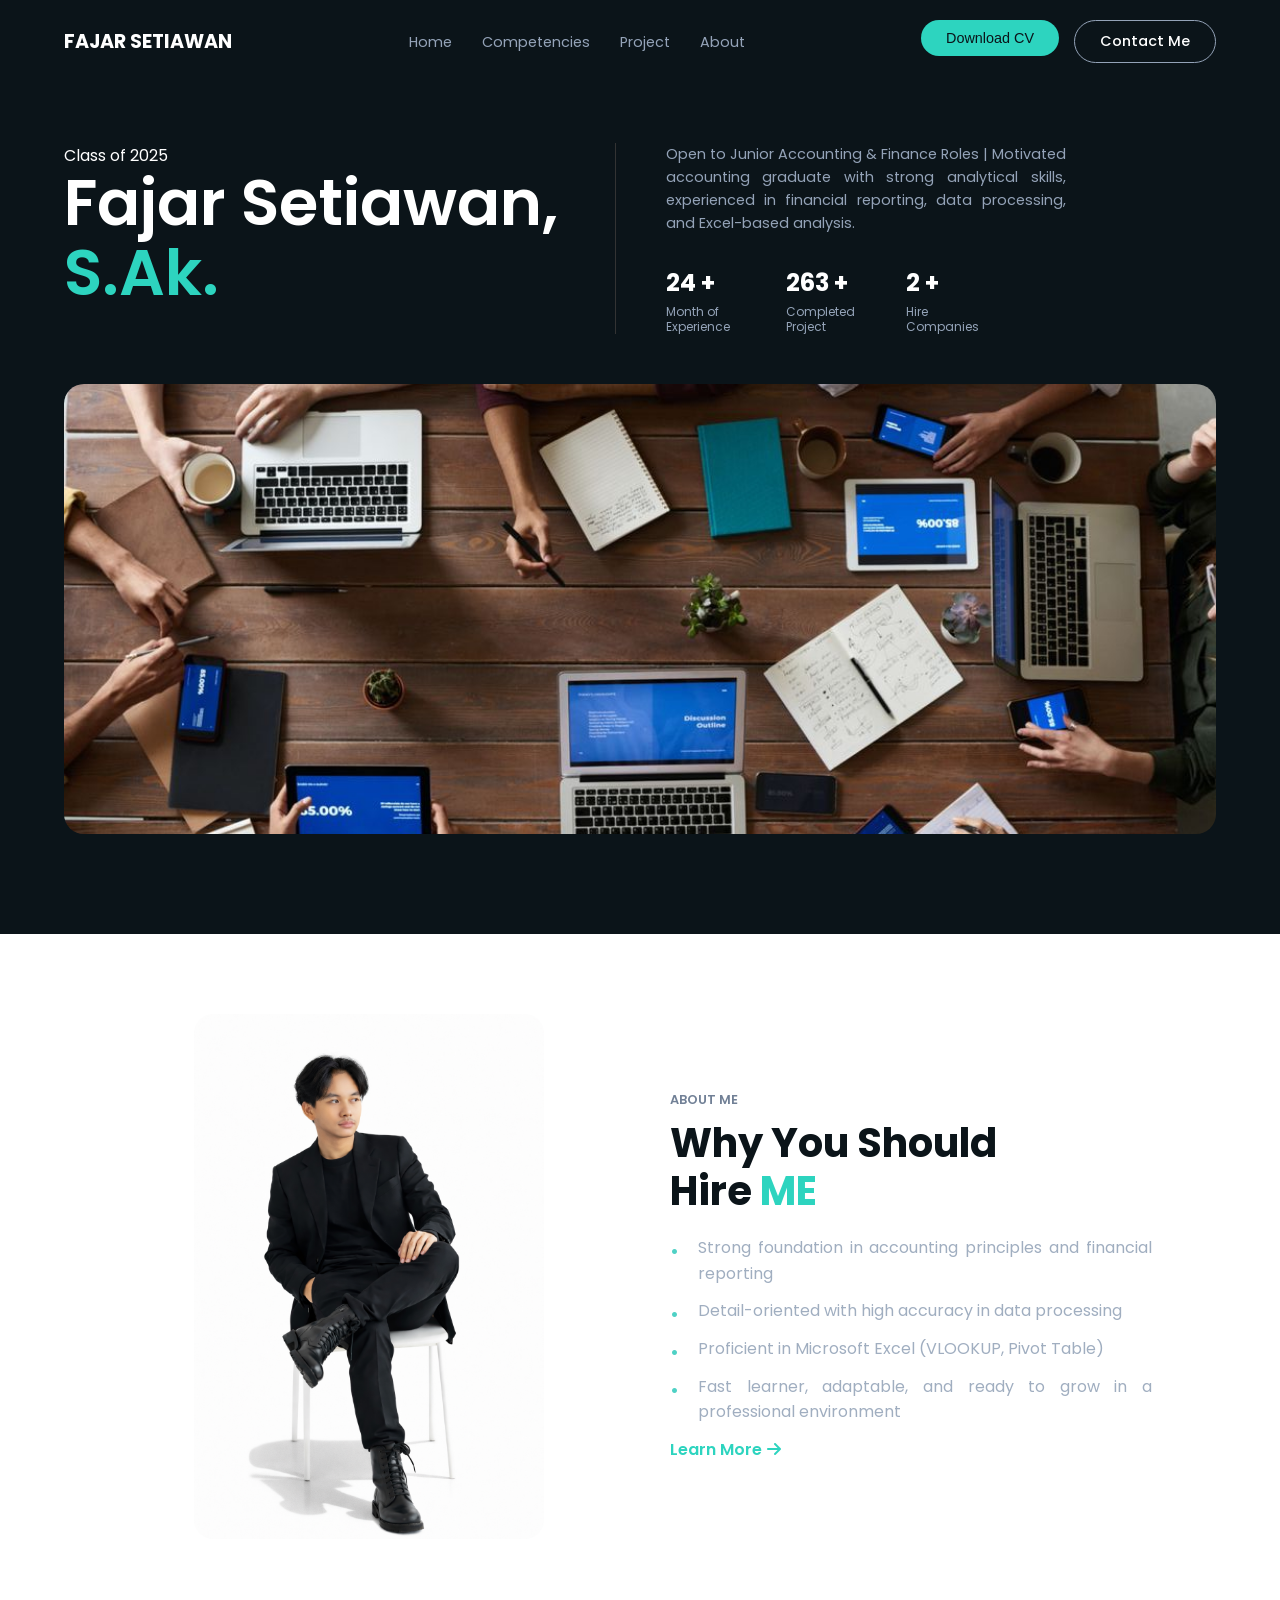
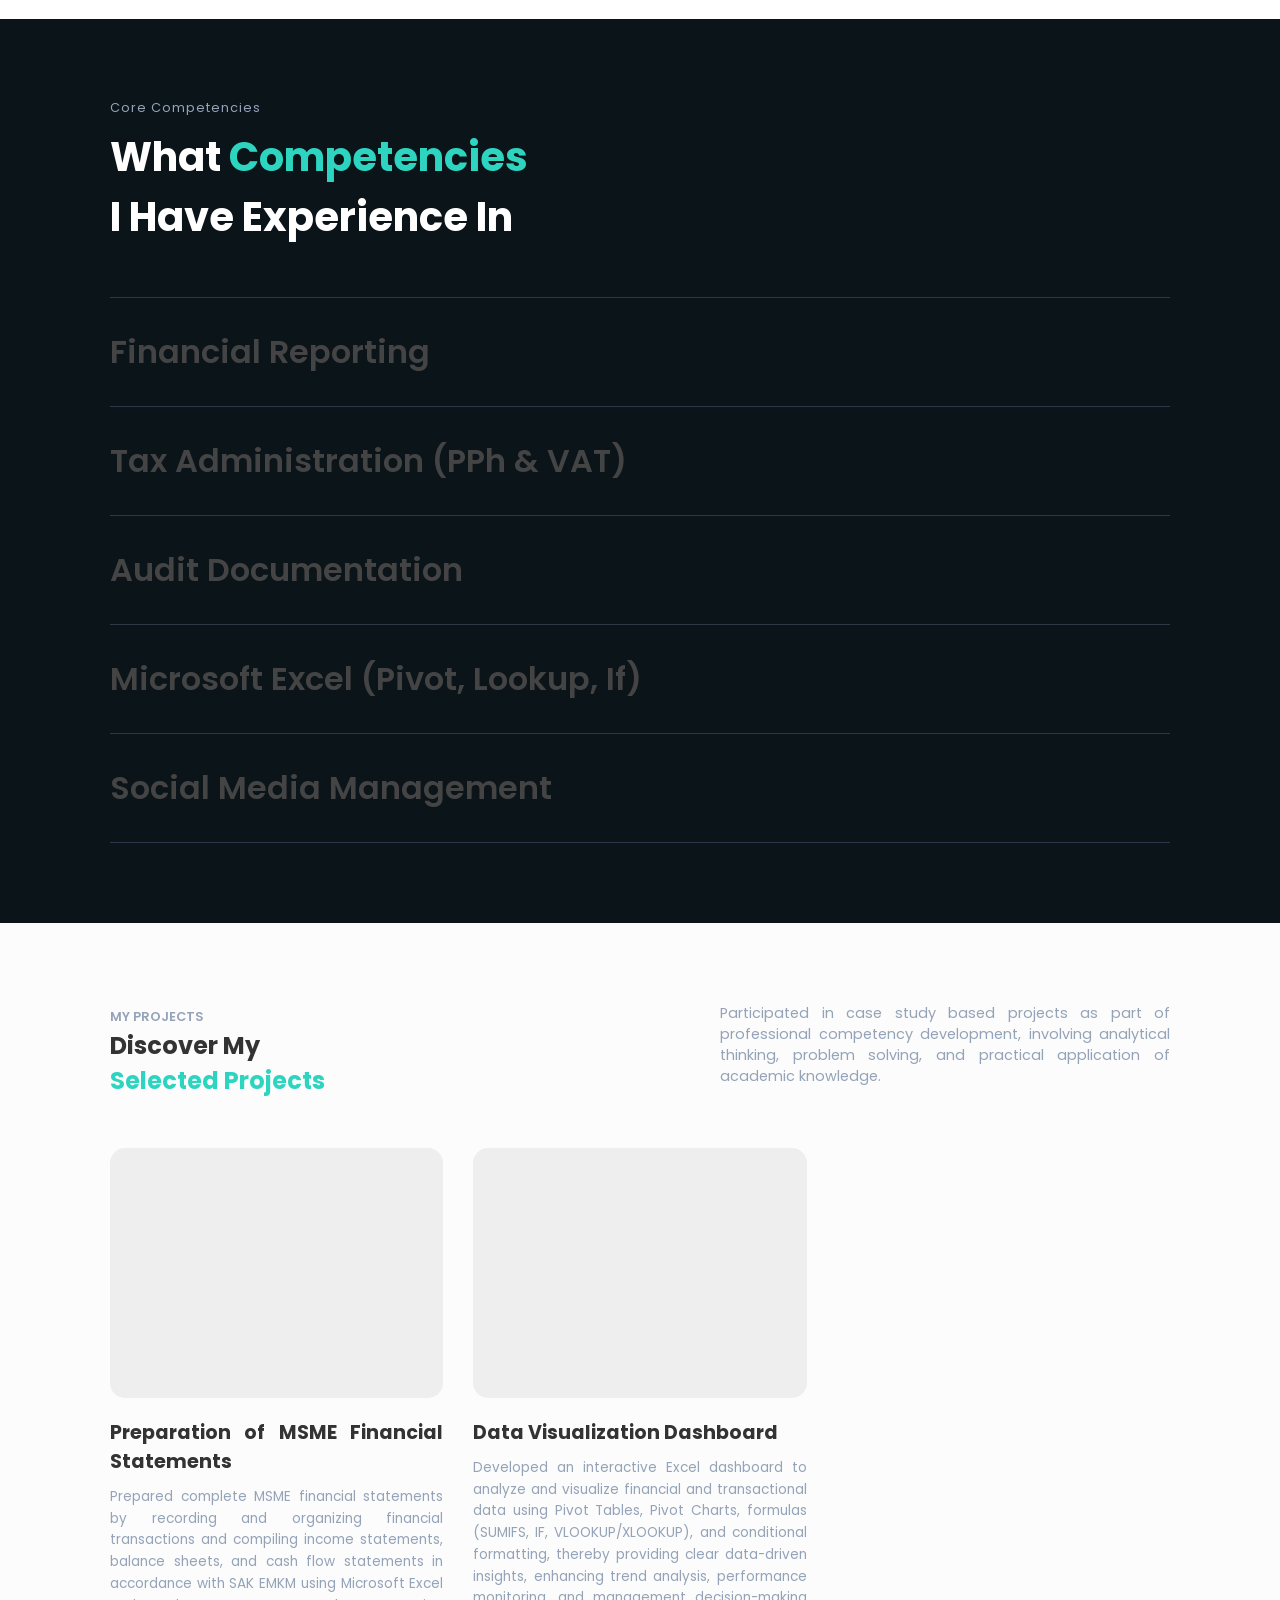
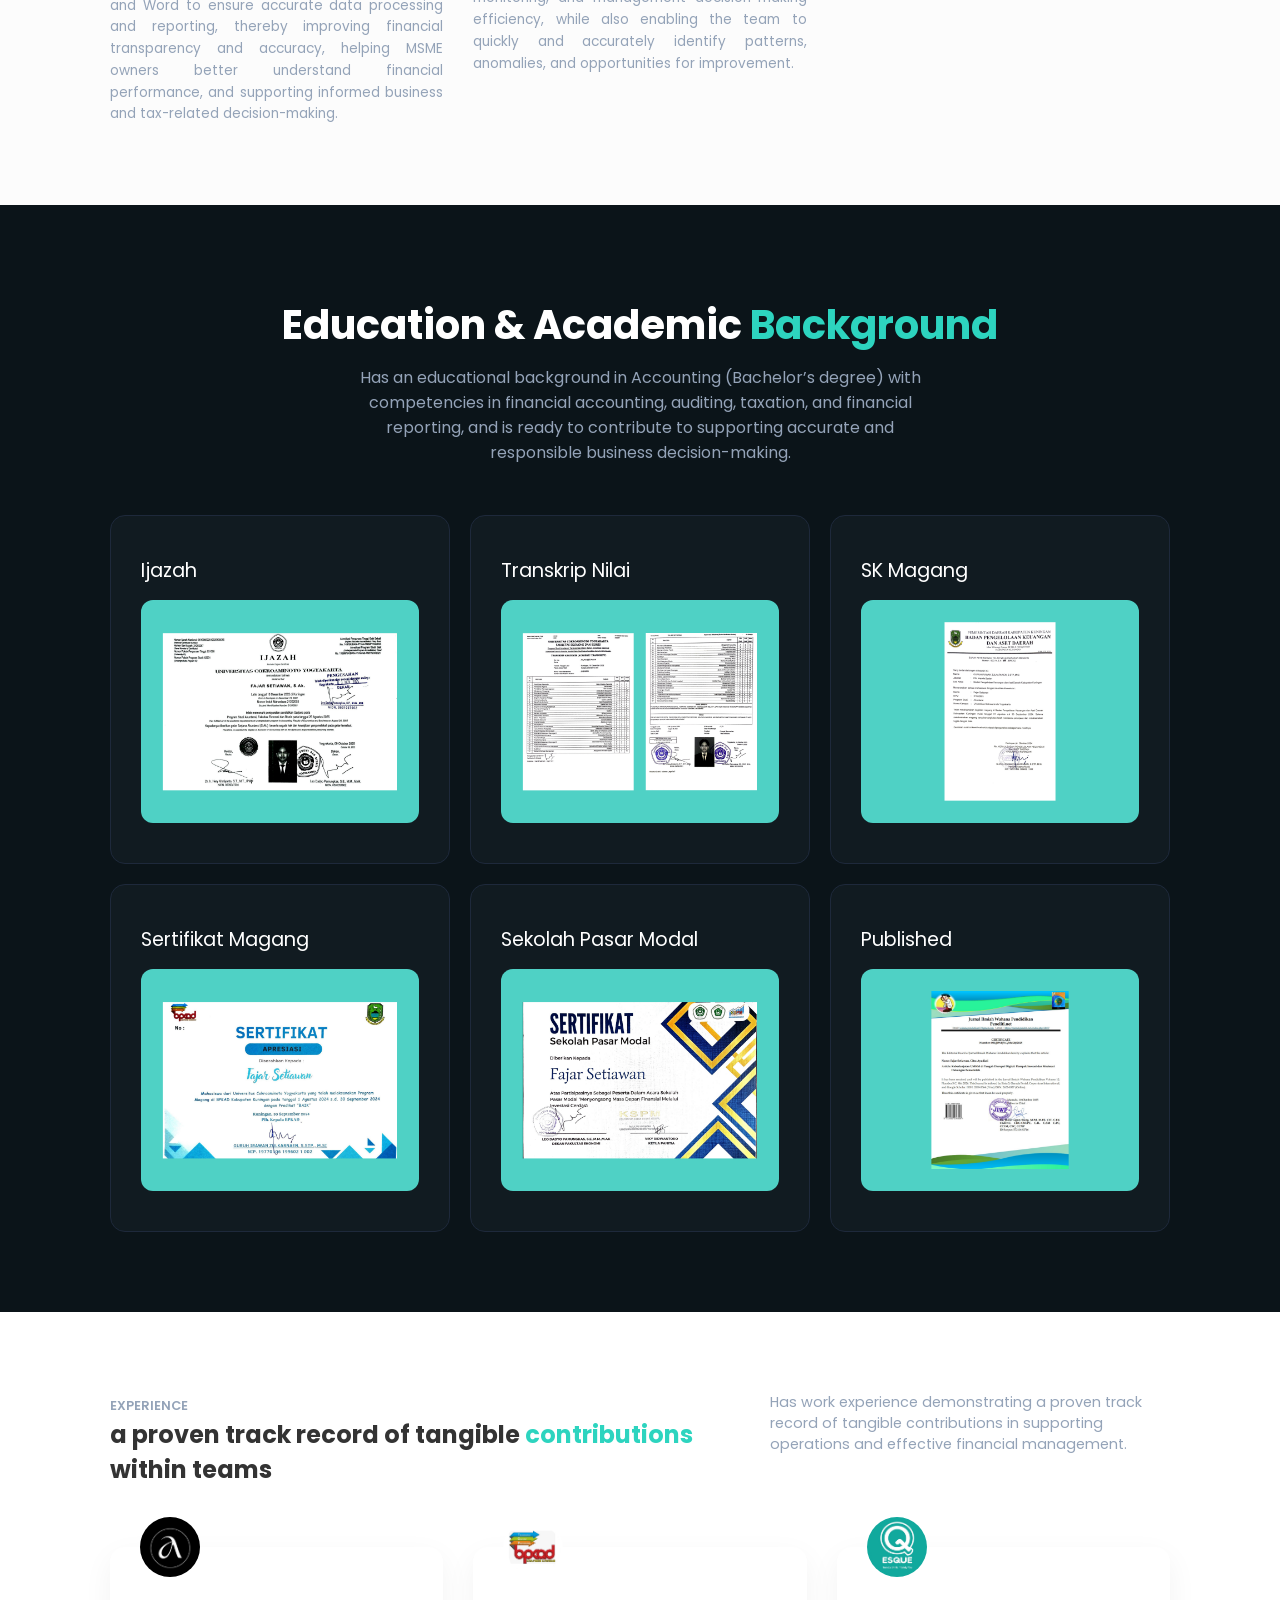
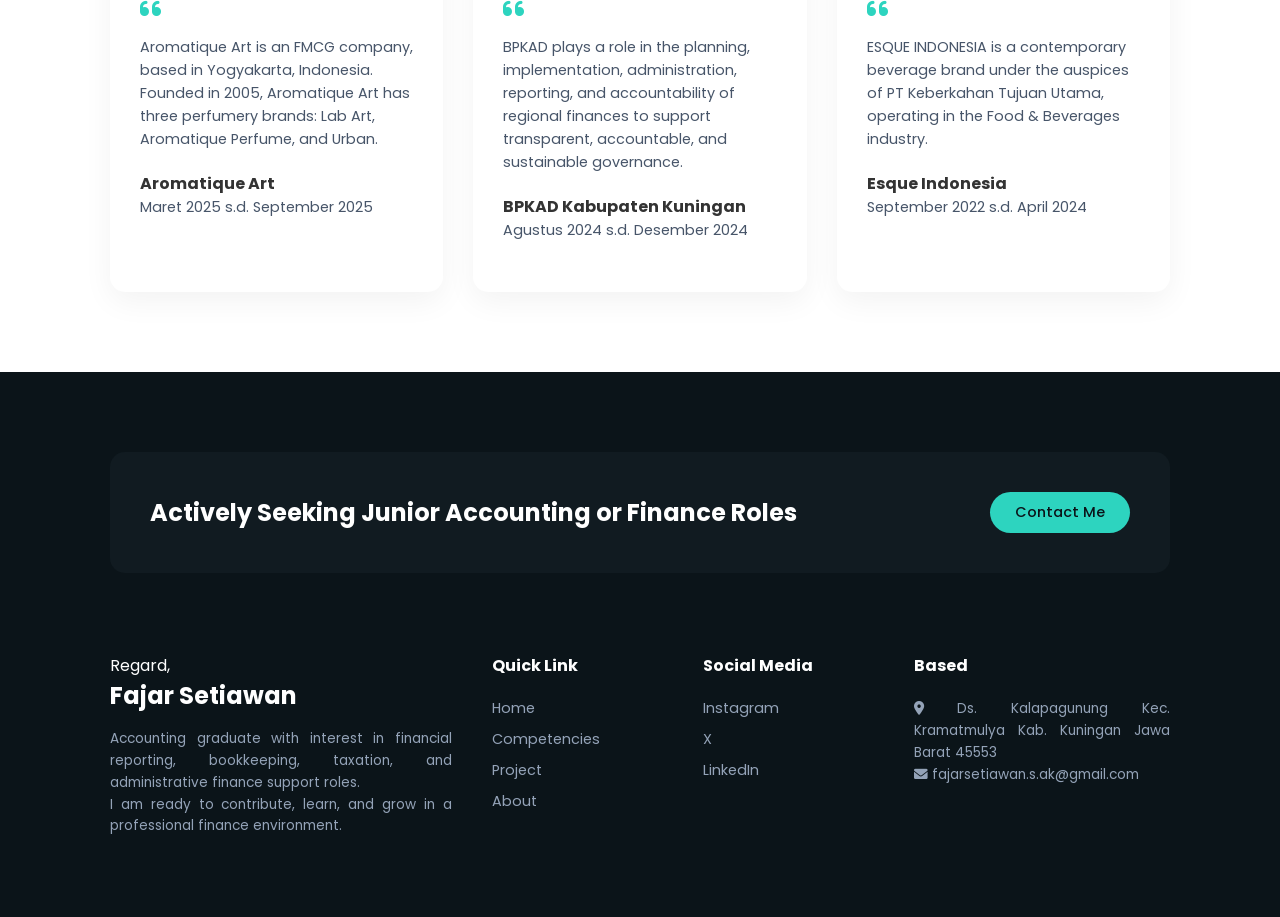
<file: index.html>
<!DOCTYPE html>
<html lang="en">
<head>
    <meta charset="UTF-8">
    <meta name="viewport" content="width=device-width, initial-scale=1.0">
    <title>Fajar Setiawan - Financial Enthusiast</title>
    <link href="https://fonts.googleapis.com/css2?family=Poppins:wght@300;400;600;700&display=swap" rel="stylesheet">
    <link rel="stylesheet" href="https://cdnjs.cloudflare.com/ajax/libs/font-awesome/6.0.0/css/all.min.css">
    <link rel="stylesheet" href="style.css">
    
</head>
<body>

    <header>
        <div class="logo">
            FAJAR SETIAWAN
        </div>
        <nav>
            <ul>
                <li><a href="index.html">Home</a></li>
                <li><a href="com.html">Competencies</a></li>
                <li><a href="project.html">Project</a></li>
                <li><a href="about.html">About</a></li>
            </ul>
        </nav>
        <div class="header-btn">
         <a href="cv-fajar-setiawan.pdf">
            <button class="btn btn-filled">Download CV</button>
            </a>
            <a href="https://wa.me/6285602283775" 
              target="_blank" 
              class="btn btn-outline">Contact Me</a>
        </div>
    </header>

    <section class="hero">
        <div class="hero-top">
            <div class="hero-title">
                <span class="establish">Class of 2025</span>
                <h1>Fajar Setiawan, <span class="text-teal">S.Ak.</span></h1>
            </div>
            <div class="hero-info">
                <p class="hero-desc">
                    Open to Junior Accounting & Finance Roles | Motivated accounting graduate with strong analytical skills, experienced in financial reporting, data processing, and Excel-based analysis.
                </p>
                <div class="stats-container">
                    <div class="stat-item">
                        <h3>24 +</h3>
                        <p>Month of Experience</p>
                    </div>
                    <div class="stat-item">
                        <h3>263 +</h3>
                        <p>Completed Project</p>
                    </div>
                    <div class="stat-item">
                        <h3>2 +</h3>
                        <p>Hire Companies</p>
                    </div>
                </div>
            </div>
        </div>

        <div class="hero-image-container">
            <img src="hero.jpeg" class="hero-img">
        </div>
    </section>



    <section class="about">
        <div class="about-img">
            <img src="mamang.png" alt="Team Working">
        </div>
        <div class="about-content">
            <span class="section-tag">ABOUT ME</span>
            <h2>Why You Should <br>Hire <span class="text-teal">ME</span></h2>
      <ul class="list">
        <li>Strong foundation in accounting principles and financial reporting</li>
        <li>Detail-oriented with high accuracy in data processing</li>
        <li>Proficient in Microsoft Excel (VLOOKUP, Pivot Table)</li>
        <li>Fast learner, adaptable, and ready to grow in a professional environment</li>
      </ul>
            <a href="about.html" class="learn-more">Learn More <i class="fas fa-arrow-right"></i></a>
        </div>
    </section>
    
        <section class="services">
        <div class="container">
            <div class="services-header">
                <div class="title-area">
                    <span class="tag">Core Competencies</span>
                    <h2>What <span class="text-teal">Competencies</span> <br> I Have Experience In</h2>
                </div>
                <div class="desc-half">
                </div>
            </div>
<div class="services-list">
    <div class="service-item">
        <a href="fin.html" class="service-link">
            <span>Financial Reporting</span>
        </a>
    </div>
    <div class="service-item">
        <a href="tax.html" class="service-link">
            <span>Tax Administration (PPh & VAT)</span>
        </a>
    </div>
    <div class="service-item">
        <a href="au.html" class="service-link">
            <span>Audit Documentation</span>
        </a>
    </div>
    <div class="service-item">
        <a href="ex.html" class="service-link">
            <span>Microsoft Excel (Pivot, Lookup, If)</span>
        </a>
    </div>
    <div class="service-item">
        <a href="sos.html" class="service-link">
            <span>Social Media Management</span>
        </a>
    </div>
</div>
        </div>
    </section>

    <section class="projects">
        <div class="container">
            <div class="projects-header">
                <div class="title-area">
                    <span class="tag-dark">MY PROJECTS</span>
                    <h2>Discover My <br> <span class="text-teal">Selected Projects</span></h2>
                </div>
                <div class="desc-half">
                    <p>Participated in case study based projects as part of professional competency development, involving analytical thinking, problem solving, and practical application of academic knowledge.</p>
                </div>
            </div>

            <div class="project-grid">
                <div class="project-card">
                    <div class="project-img img-1"></div>
                    <h3>Preparation of MSME Financial Statements</h3>
                    <p>Prepared complete MSME financial statements by recording and organizing financial transactions and compiling income statements, balance sheets, and cash flow statements in accordance with SAK EMKM using Microsoft Excel and Word to ensure accurate data processing and reporting, thereby improving financial transparency and accuracy, helping MSME owners better understand financial performance, and supporting informed business and tax-related decision-making.</p>
                </div>

                <div class="project-card">
                    <div class="project-img img-3"></div>
                    <h3>Data Visualization Dashboard</h3>
                    <p>Developed an interactive Excel dashboard to analyze and visualize financial and transactional data using Pivot Tables, Pivot Charts, formulas (SUMIFS, IF, VLOOKUP/XLOOKUP), and conditional formatting, thereby providing clear data-driven insights, enhancing trend analysis, performance monitoring, and management decision-making efficiency, while also enabling the team to quickly and accurately identify patterns, anomalies, and opportunities for improvement.</p>
                </div>
            </div>
        </div>
    </section>
    
        <section class="pricing">
        <div class="container">
            <div class="pricing-header">
                <h2>Education & Academic <span class="text-teal">Background</span></h2>
                <p>Has an educational background in Accounting (Bachelor’s degree) with competencies in financial accounting, auditing, taxation, and financial reporting, and is ready to contribute to supporting accurate and responsible business decision-making.</p>
            </div>

            <div class="pricing-grid">
                <div class="price-card">
                    <h3>Ijazah</h3>
                    <div class="price"><span></span></div>
                    <img src="3_20260121_131718_0002.png" class="ijazah">
                </div>

                <div class="price-card">
                    <h3>Transkrip Nilai</h3>
                    <div class="price"><span></span></div>
                    <img src="1_20260121_131718_0000.png" class="ijazah">
                </div>

                <div class="price-card">
                    <h3>SK Magang</h3>
                    <div class="price"><span></span></div>
                    <img src="2_20260121_131718_0001.png" class="ijazah">
                </div>
                
                <div class="price-card">
                    <h3>Sertifikat Magang</h3>
                    <div class="price"><span></span></div>
                    <img src="4_20260121_131718_0003.png" class="ijazah">
                </div>
                
                <div class="price-card">
                    <h3>Sekolah Pasar Modal</h3>
                    <div class="price"><span></span></div>
                    <img src="5_20260121_131718_0004.png" class="ijazah">
                </div>
                
                <div class="price-card">
                    <h3>Published</h3>
                    <div class="price"><span></span></div>
                    <img src="6_20260121_162904_0000.png" class="ijazah">
                </div>
            </div>
        </div>
    </section>

    <section class="testimonial">
        <div class="container">
            <div class="testimonial-header">
                <div class="title-area">
                    <span class="tag-dark">EXPERIENCE</span>
                    <h2>a proven track record of tangible <span class="text-teal">contributions</span> <br>within teams</h2>
                </div>
                <p class="desc-side">Has work experience demonstrating a proven track record of tangible contributions in supporting operations and effective financial management.</p>
            </div>

            <div class="testi-grid">
                <div class="testi-card">
                    <img src="labart.png" alt="User" class="user-img">
                    <i class="fas fa-quote-left quote-icon"></i>
                    <p>Aromatique Art is an FMCG company, based in Yogyakarta, Indonesia. Founded in 2005, Aromatique Art has three perfumery brands: Lab Art, Aromatique Perfume, and Urban.</p>
                    <div class="user-info">
                        <h4>Aromatique Art</h4>
                        <p>Maret 2025 s.d. September 2025</p>
                    </div>
                </div>
                <div class="testi-card">
                    <img src="bpkad.png" alt="User" class="user-img">
                    <i class="fas fa-quote-left quote-icon"></i>
                    <p>BPKAD plays a role in the planning, implementation, administration, reporting, and accountability of regional finances to support transparent, accountable, and sustainable governance.</p>
                    <div class="user-info">
                        <h4>BPKAD Kabupaten Kuningan</h4>
                        <p>Agustus 2024 s.d. Desember 2024</p>
                    </div>
                </div>
                <div class="testi-card">
                    <img src="esque.png" alt="User" class="user-img">
                    <i class="fas fa-quote-left quote-icon"></i>
                    <p>ESQUE INDONESIA is a contemporary beverage brand under the auspices of PT Keberkahan Tujuan Utama, operating in the Food & Beverages industry.</p>
                    <div class="user-info">
                        <h4>Esque Indonesia</h4>
                        <p>September 2022 s.d. April 2024</p>
                    </div>
                </div>
            </div>
        </div>
    </section>

    <footer class="footer">
        <div class="container">
            <div class="cta-banner">
                <h2>Actively Seeking Junior Accounting or Finance Roles</h2>
            <a href="https://wa.me/6285602283775" 
              target="_blank" 
              class="btn btn-filled">Contact Me</a>
            </div>

            <div class="footer-grid">
                <div class="footer-col info">
                 <p1>Regard,</p1>
                    <div class="footer-logo">Fajar Setiawan</div>
                    <p>Accounting graduate with interest in financial reporting, bookkeeping, taxation, and administrative finance support roles.</p>
                    <p>I am ready to contribute, learn, and grow in a professional finance environment.</p>

                </div>
                <div class="footer-col">
                    <h4>Quick Link</h4>
                    <ul>
                        <li><a href="home.html">Home</a></li>
                        <li><a href="com.html">Competencies</a></li>
                        <li><a href="project.html">Project</a></li>
                        <li><a href="about.html">About</a></li>
                    </ul>
                </div>
                <div class="footer-col">
                    <h4>Social Media</h4>
                    <ul>
                        <li><a href="https://www.instagram.com/phazarrs?igsh=OXdnYjh0NHR2dzN2">Instagram</a></li>
                        <li><a href="https://x.com/_xetya1">X</a></li>
                        <li><a href="https://www.linkedin.com/in/fajar-setiawan-97074b29a?utm_source=share&utm_campaign=share_via&utm_content=profile&utm_medium=android_app">LinkedIn</a></li>
                    </ul>
                </div>
                <div class="footer-col">
                    <h4>Based</h4>
                    <p><i class="fas fa-map-marker-alt"></i> Ds. Kalapagunung Kec. Kramatmulya Kab. Kuningan Jawa Barat 45553</p>
                    <p><i class="fas fa-envelope"></i> fajarsetiawan.s.ak@gmail.com</p>
                </div>
            </div>
        </div>
    </footer>

</body>
</html>
</file>
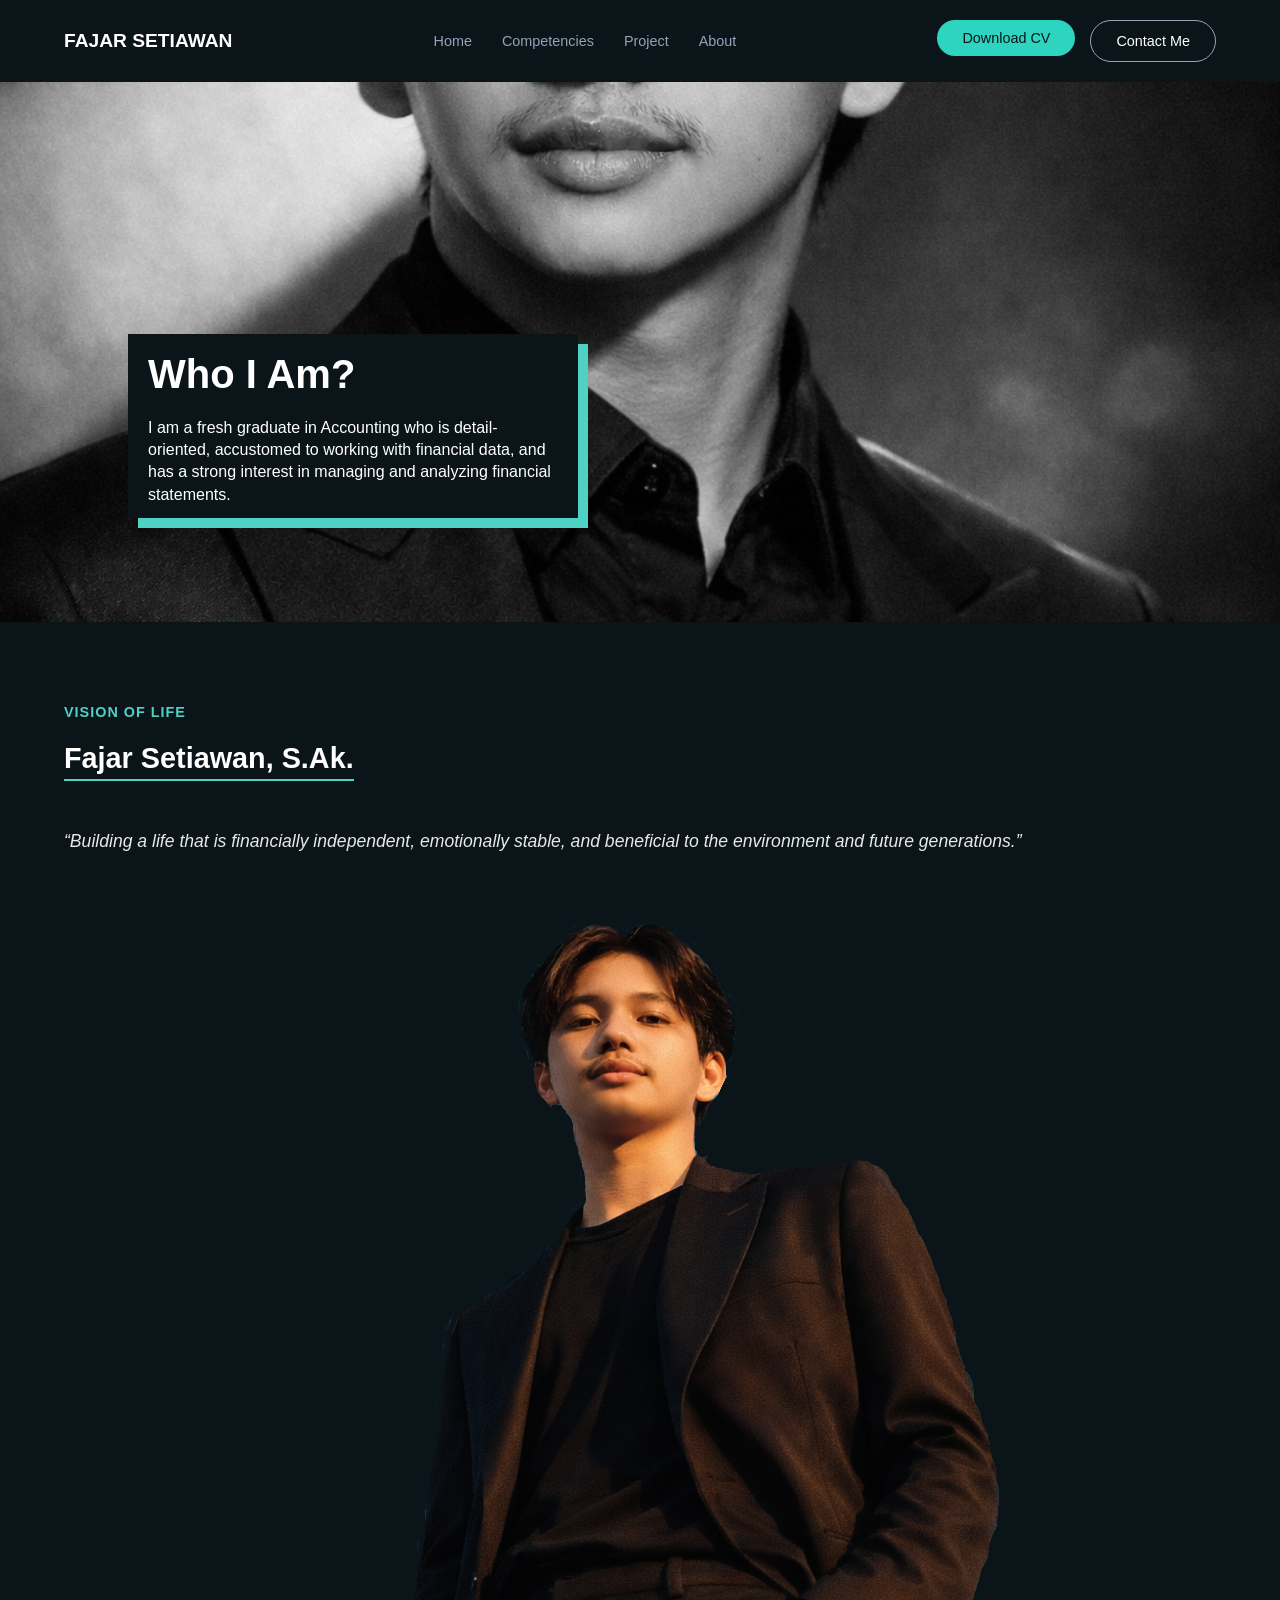
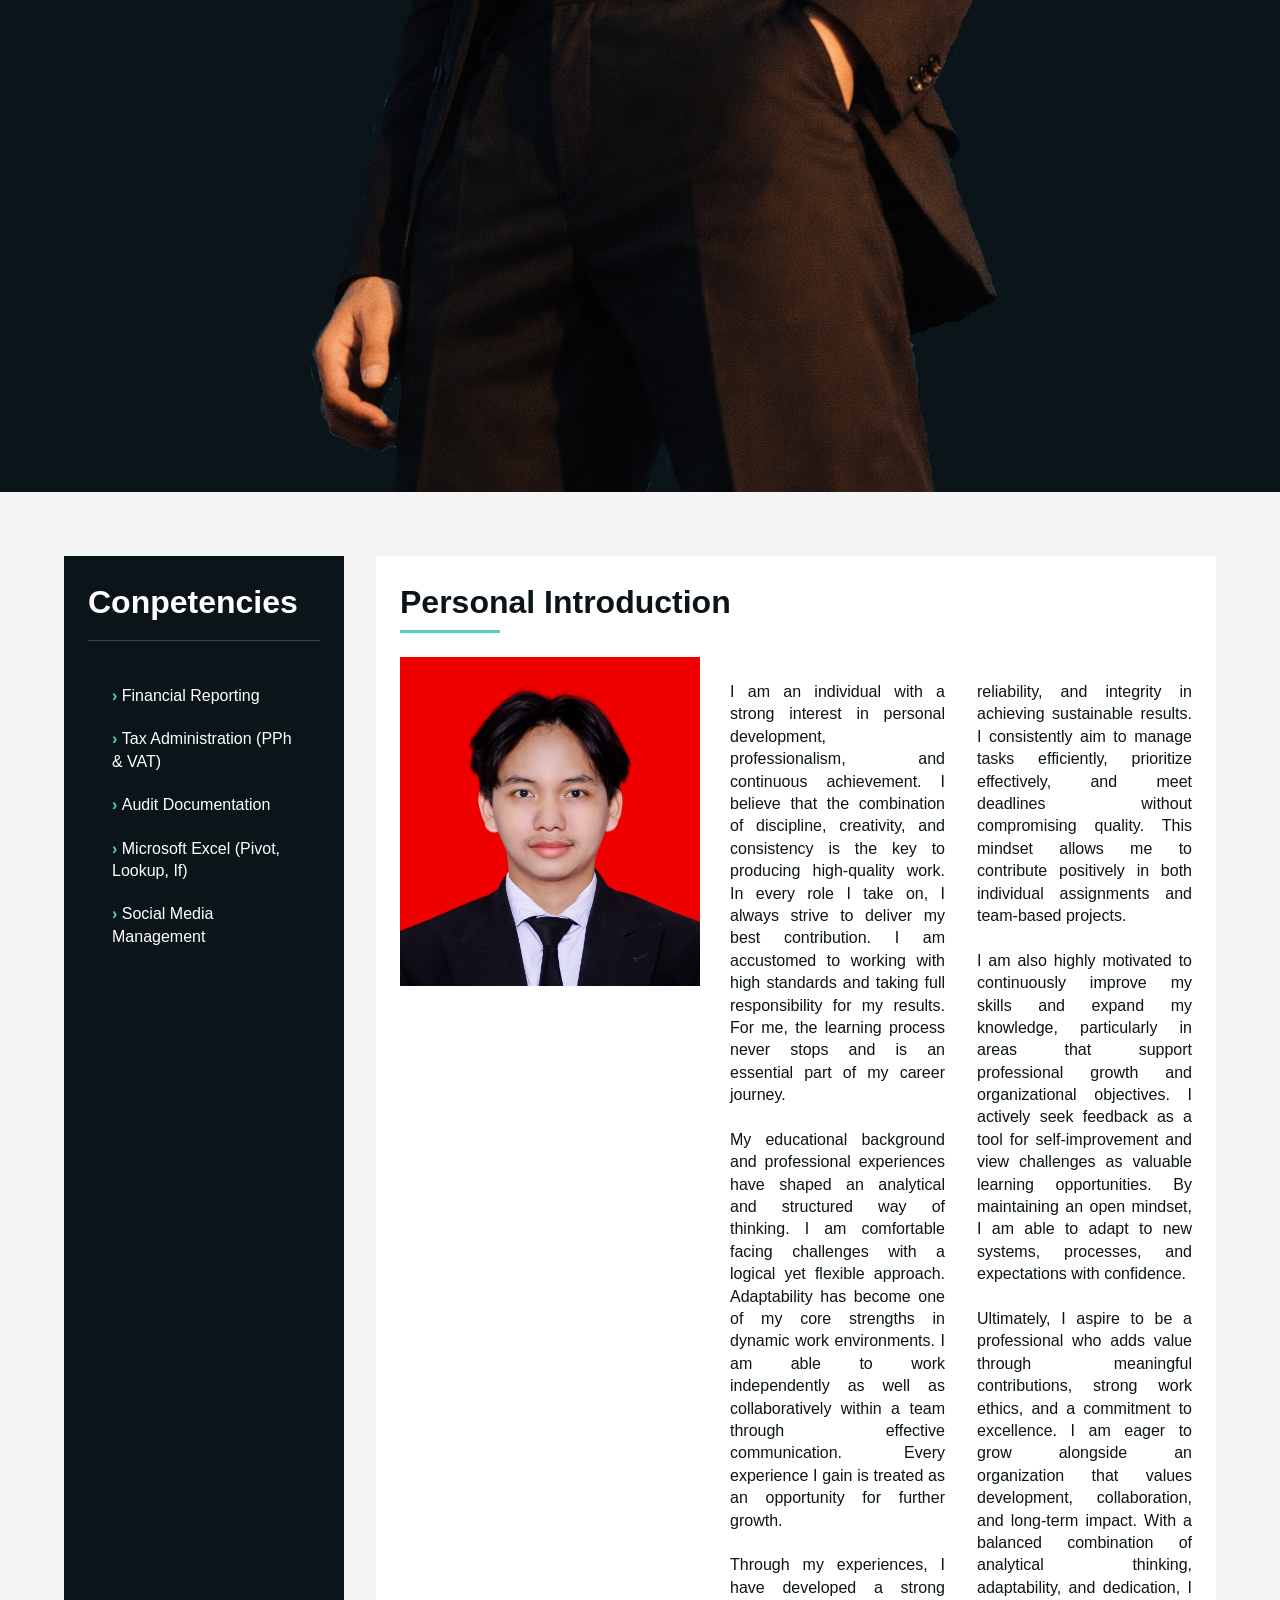
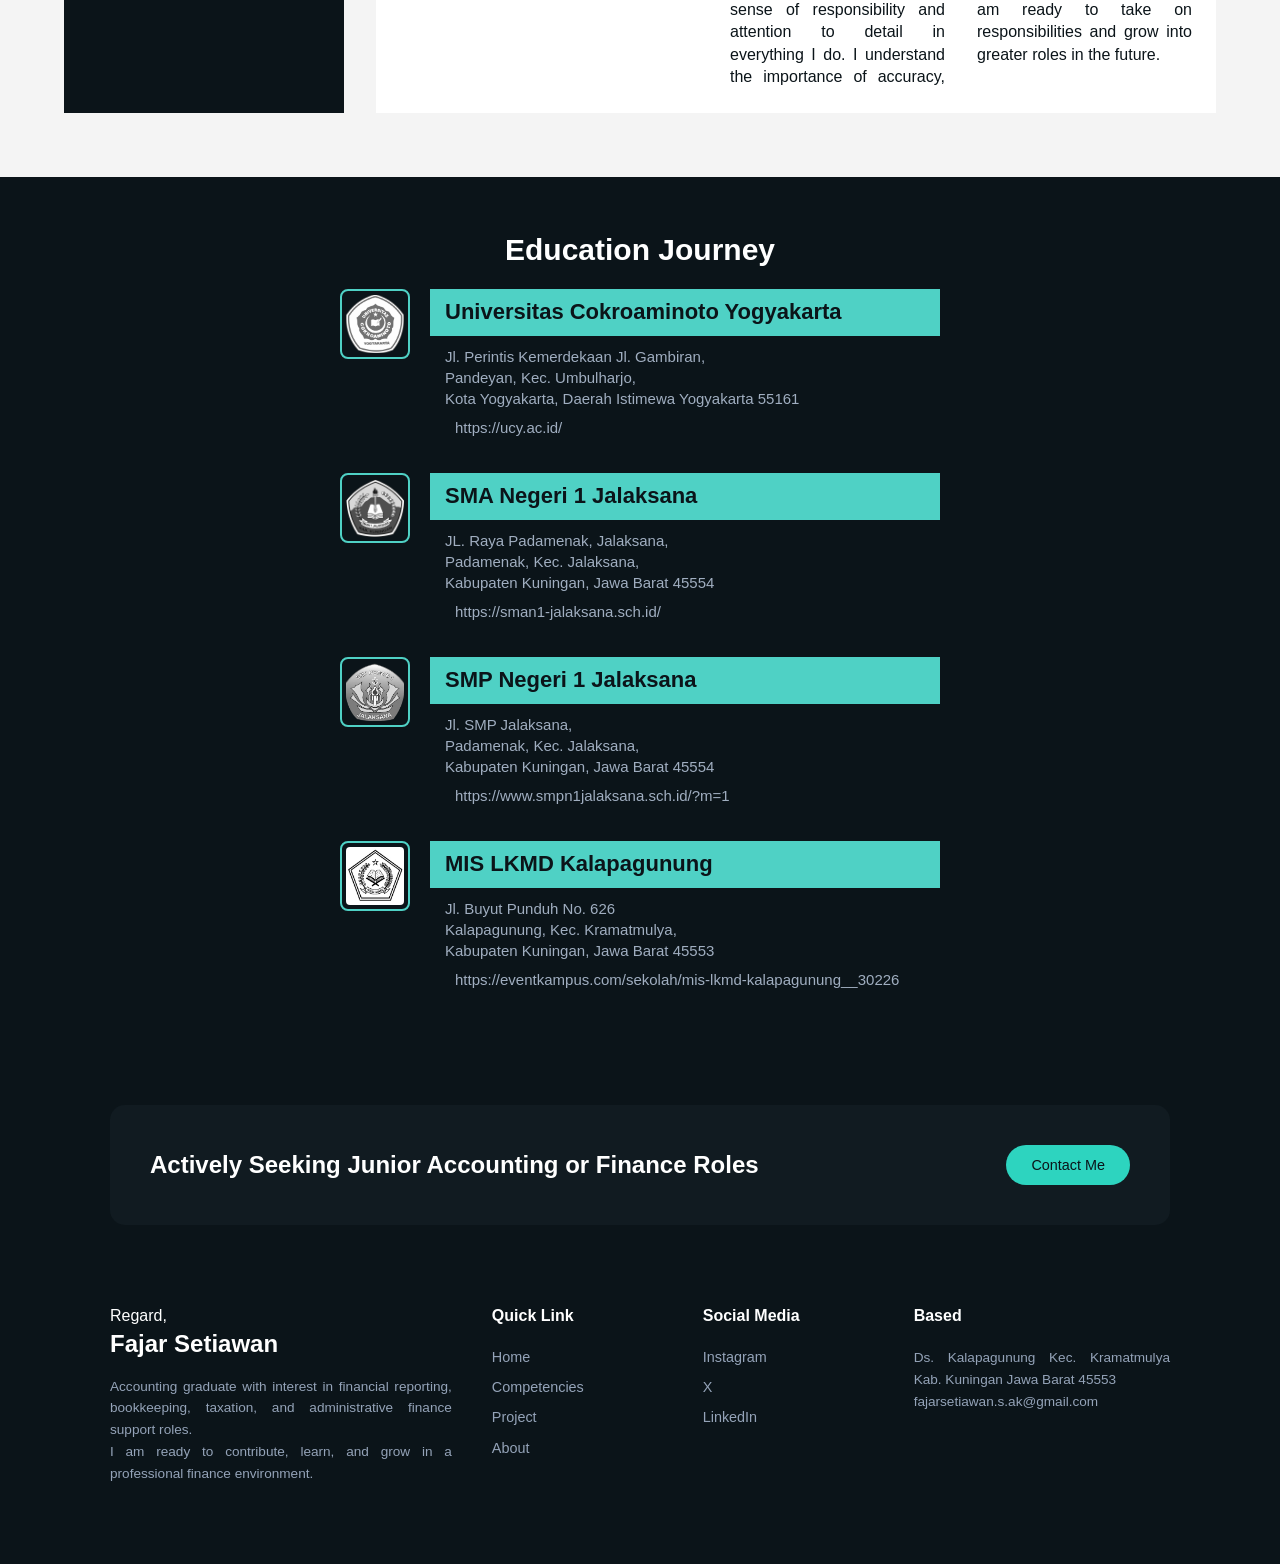
<file: about.html>
<!DOCTYPE html>
<html lang="id">
<head>
    <meta charset="UTF-8">
    <meta name="viewport" content="width=device-width, initial-scale=1.0">
    <title>Fajar Setiawan - About</title>
    <link rel="stylesheet" href="style.css">
    <style>
        /* 1. GENERAL STYLING */
        :root {
            --primary-navy: #0b1419;
            --accent-gold: #4fd1c5;
            --white: #FFFFFF;
            --light-grey: #f4f4f4;
            --text-dark: #333;
            --font-main: 'Poppins', sans-serif;
        }

        * {
            box-sizing: border-box;
            margin: 0;
            padding: 0;
        }

        body {
            font-family: var(--font-main);
            overflow-x: hidden;
        }

        img {
            max-width: 100%;
            height: auto;
            display: block;
        }

        a {
            text-decoration: none;
            color: inherit;
            transition: 0.3s;
        }

    /* ================= HERO ================= */
    .hero {
      position: relative;
      height: 240px;
    }

    .hero img {
      width: 100%;
      height: 100%;
      object-fit: cover;
    }

    .hero-title {
      position: absolute;
      bottom: 16px;
      left: 16px;
      background: var(--primary-navy);
      padding: 12px 20px;
    }

    .hero-title h1 {
      color: #fff;
      font-size: 26px;
      font-weight: 700;
    }

    .hero-title::after {
      content: "";
      display: block;
      width: 60px;
      height: 4px;
      background: var(--accent-gol);
      margin-top: 6px;
    }

@media (min-width: 768px) {
  .journal-grid {
    grid-template-columns: repeat(2, 1fr);
    max-width: 1200px;
    margin: auto;
  }

  .journal-card img {
    height: 180px;
  }
}

        .hero {            
         position: relative;
            height: 60vh;
            background: url('21202003B.png') center/cover no-repeat;
        }


        .hero-box {
            position: absolute;
            bottom: 40px;
            left: 5%;
            right: 0;
            background: var(--primary-navy);
            color: white;
            padding: 12px 20px;
            max-width: 600px;
            box-shadow: 10px 10px 0px var(--accent-gold);
        }

        .hero-box h1 {font-size: 2.5rem; margin-bottom: 15px;
        }
        
        @media (min-width: 1024px) {
    .hero-box {
        left: 5%;
        right: auto;
    }
}
        /* 3. RECTOR'S GREETING */
        .rector-section {
            background-color: var(--primary-navy);
            color: var(--white);
            padding: 4rem 2rem 0;
            display: flex;
            flex-direction: column;
            gap: 2rem;
        }

        .rector-content {
            flex: 1;
        }

        .rector-label {
            color: var(--accent-gold);
            font-weight: bold;
            letter-spacing: 1px;
            font-size: 0.9rem;
        }

        .rector-name {
            font-size: 1.8rem;
            margin: 1rem 0;
            border-bottom: 2px solid var(--accent-gold);
            display: inline-block;
        }

        .rector-quote {
            font-style: italic;
            margin: 2rem 0;
            font-size: 1.1rem;
            opacity: 0.9;
        }

        .read-more-gold {
            color: var(--accent-gold);
            font-weight: bold;
            text-transform: uppercase;
            border-bottom: 2px solid var(--accent-gold);
            padding-bottom: 3px;
        }

        .rector-image-wrap {
            flex: 1;
            display: flex;
            justify-content: center;
            align-items: flex-end;
        }

        /* 4. HISTORY & NAVIGATION */
        .main-container {
            display: grid;
            grid-template-columns: 1fr;
            padding: 2rem;
            gap: 2rem;
            background-color: var(--light-grey);
        }

        .sidebar {
            background-color: var(--primary-navy);
            color: var(--white);
            padding: 1.5rem;
        }

        .sidebar h3 {
            border-bottom: 1px solid rgba(11, 20, 25, 0.2);
            padding-bottom: 10px;
            margin-bottom: 15px;
        }

        .sidebar ul {
            list-style: none;
        }

        .sidebar ul li {
            padding: 10px 0;
            border-bottom: 1px solid rgba(11, 20, 25, 0.1);
        }

        .sidebar ul li a::before {
            content: "› ";
            color: var(--accent-gold);
            font-weight: bold;
        }

        .sidebar ul li a:hover {
            color: var(--accent-gold);
            padding-left: 5px;
        }

        .content-body {
            background: var(--white);
            padding: 1.5rem;
        }

        .breadcrumbs {
            font-size: 0.8rem;
            color: #777;
            margin-bottom: 1rem;
        }

        .section-title {
            font-size: 2rem;
            margin-bottom: 1.5rem;
            position: relative;
            color: #0b1419;
        }

        .section-title::after {
            content: "";
            display: block;
            width: 100px;
            height: 3px;
            background: var(--accent-gold);
            margin-top: 5px;
        }

        .history-text {
            margin-top: 1.5rem;
            text-align: justify;
            color: #0b1419;
        }

        .read-more-blue {
            display: inline-block;
            margin-top: 2rem;
            color: var(--primary-navy);
            font-weight: bold;
            border-bottom: 2px solid var(--primary-navy);
        }

        /* 5. RESPONSIVENESS (Media Queries) */
        @media (min-width: 768px) {
            .hero {
                height: flex;
                justify-content: flex-start;
            }

            .hero-box {
                width: 450px;
                margin-left: 5%;
                margin-bottom: 5%;
            }

            .rector-section {
                flex-direction: row;
                padding: 5rem 5% 0;
                align-items: center;
            }

            .main-container {
                grid-template-columns: 280px 1fr;
                padding: 4rem 5%;
            }

            .history-text {
                column-count: 2;
                column-gap: 2rem;
            }
        }
        
/* Sembunyikan checkbox asli */
.menu-checkbox {
    display: none;
}

/* Style Label (Tombol Dropdown di Mobile) */
.menu-label {
    display: flex;
    justify-content: space-between;
    align-items: center;
    background-color: var(--primary-navy);
    color: var(--white);
    padding: 15px;
    font-weight: bold;
    cursor: pointer;
    border-bottom: 2px solid var(--accent-gold);
}

/* Sembunyikan menu di mobile secara default */
.sidebar-menu {
    list-style: none;
    max-height: 0;
    overflow: hidden;
    transition: max-height 0.3s ease-out;
    background-color: #0b1419; /* Navy lebih gelap sedikit */
}

.sidebar-menu li {
    padding: 12px 20px;
    border-bottom: 1px solid rgba(11, 20, 25, 0.1);
}

/* Ketika checkbox dicentang, buka menu */
.menu-checkbox:checked ~ .sidebar-menu {
    max-height: 500px; /* Angka yang cukup besar agar semua menu muncul */
}

/* Putar panah saat diklik */
.menu-checkbox:checked ~ .menu-label .arrow {
    transform: rotate(180deg);
}

/* --- RESPONSIVE (DESKTOP) --- */
@media (min-width: 768px) {
    /* Sembunyikan tombol label dropdown */
    .menu-label {
        display: none;
    }

    /* Tampilkan menu secara permanen */
    .sidebar-menu {
        max-height: none;
        display: block;
        background-color: var(--primary-navy);
        padding: 1.5rem;
    }

    .sidebar-menu li {
        padding: 10px 0;
    }

    /* Tambahkan judul manual kembali di atas menu (Opsional) */
    .sidebar::before {
        content: "Conpetencies";
        display: block;
        font-weight: bold;
        font-size: 2rem;
        color: white;
        padding-bottom: 15px;
        margin-bottom: 10px;
        border-bottom: 1px solid rgba(255,255,255,0.2);
        white-space: normal;
    word-break: break-word;
    overflow-wrap: break-word;
    }
}

/* ===== SCROLL ANIMATION ===== */
.animate {
    opacity: 0;
    transform: translateY(40px);
    transition: all 0.8s ease-out;
}

.animate.show {
    opacity: 1;
    transform: translateY(0);
}

/* Variasi animasi */
.from-left {
    transform: translateX(-50px);
}

.from-right {
    transform: translateX(50px);
}

.from-left.show,
.from-right.show {
    transform: translateX(0);
}

        body {
            font-family: 'Poppins', sans-serif;
            background-color: #0b1419;
            color: #a0aec0;
            line-height: 1.4;
        }

        .container2 {
            max-width: 600px;
            margin: 0 auto;
        }

        .campus-card {
            display: flex;
            align-items: flex-start;
            margin-bottom: 35px;
            gap: 20px;
        }

        /* Ikon kotak di sebelah kiri */
        .icon-box {
            flex-shrink: 0;
            width: 70px;
            height: 70px;
            border: 2px solid #4fd1c5;
            border-radius: 8px;
            padding: 4px;
            display: flex;
            align-items: center;
            justify-content: center;
        }

        .icon-box img {
            width: 100%;
            height: 100%;
            object-fit: cover;
            border-radius: 4px;
            filter: grayscale(100%); /* Efek hitam putih sesuai gambar */
        }

        /* Bagian konten teks */
        .content {
            flex-grow: 1;
        }

        .title-bar {
            background-color: #4fd1c5;
            color: #0b1419;
            padding: 8px 15px;
            font-size: 22px;
            font-weight: bold;
            margin-bottom: 10px;
            display: block;
        }

        .address {
            padding-left: 15px;
            font-size: 15px;
            color: #a0aec0;
        }

        .email-link {
            display: flex;
            align-items: center;
            margin-top: 8px;
            text-decoration: none;
            color: #a0aec0;
            font-size: 15px;
        }

        .email-link i {
            margin-right: 10px;
            font-size: 18px;
        }

        /* Responsif untuk layar kecil (HP) */
        @media (max-width: 480px) {
            .campus-card {
                flex-direction: column;
                align-items: center;
                text-align: center;
            }
            .title-bar {
                font-size: 18px;
            }
            .address {
                padding-left: 0;
            }
            .email-link {
                justify-content: center;
            }
        }
        
        .title-bar1 {
            color: #ffffff;
            padding: 8px 15px;
            font-size: 30px;
            font-weight: bold;
            margin-bottom: 10px;
            display: block;
            text-align: center;
        }

.history-wrapper {
    display: flex;
    gap: 30px;
    align-items: flex-start;
}

/* ukuran gambar */
.history-wrapper img {
    width: 300px;
    max-width: 100%;
    height: auto;
}

/* teks */
.history-text {
    flex: 1;
}

/* Responsive: mobile */
@media (max-width: 768px) {
    .history-wrapper {
        flex-direction: column;
    }

    .history-wrapper img {
        width: 100%;
    }
}


    </style>
</head>
<body>

    <header>
        <div class="logo">
            FAJAR SETIAWAN
        </div>
        <nav>
            <ul>
                <li><a href="index.html">Home</a></li>
                <li><a href="com.html">Competencies</a></li>
                <li><a href="project.html">Project</a></li>
                <li><a href="j.html">About</a></li>
            </ul>
        </nav>
        <div class="header-btn">
         <a href="cv-fajar-setiawan.pdf">
            <button class="btn btn-filled">Download CV</button>
            </a>
            <a href="https://wa.me/6285602283775" 
              target="_blank" 
              class="btn btn-outline">Contact Me</a>
        </div>
    </header>

    <section class="hero">
        <div class="hero-box">
            <h1>Who I Am?</h1>
            <p>I am a fresh graduate in Accounting who is detail-oriented, accustomed to working with financial data, and has a strong interest in managing and analyzing financial statements.</p>
        </div>
    </section>

    <section class="rector-section">
        <div class="rector-content">
        <div class="rector-content animate from-left">
            <p class="rector-label">VISION OF LIFE</p>
            <h2 class="rector-name">Fajar Setiawan, S.Ak.</h2>
            <p class="rector-quote">“Building a life that is financially independent, emotionally stable, and beneficial to the environment and future generations.”</p>
        </div>
        <div class="rector-image-wrap">
        <div class="rector-image-wrap animate from-buttem">
            <img src="1769401375073.png" alt="Rector UGM">
        </div>
    </section>

    <main class="main-container">
<aside class="sidebar">
    <input type="checkbox" id="menu-toggle" class="menu-checkbox">
    
    <label for="menu-toggle" class="menu-label">
        Conpetencies
        <span class="arrow">▼</span>
    </label>

    <ul class="sidebar-menu">
        <li><a href="fin.html">Financial Reporting</a></li>
        <li><a href="tax.html">Tax Administration (PPh & VAT)</a></li>
        <li><a href="au.html">Audit Documentation</a></li>
        <li><a href="ex.html">Microsoft Excel (Pivot, Lookup, If)</a></li>
        <li><a href="sos.html">Social Media Management</a></li>
    </ul>
</aside>


        <article class="content-body">
            <h2 class="section-title">Personal Introduction</h2>
            <div class="history-wrapper">
            <img src="21202003.png" alt="Sejarah UGM">
            
            <div class="history-text">
                <p>I am an individual with a strong interest in personal development, professionalism, and continuous achievement. I believe that the combination of discipline, creativity, and consistency is the key to producing high-quality work. In every role I take on, I always strive to deliver my best contribution. I am accustomed to working with high standards and taking full responsibility for my results. For me, the learning process never stops and is an essential part of my career journey.</p>
                <br>
                <p>My educational background and professional experiences have shaped an analytical and structured way of thinking. I am comfortable facing challenges with a logical yet flexible approach. Adaptability has become one of my core strengths in dynamic work environments. I am able to work independently as well as collaboratively within a team through effective communication. Every experience I gain is treated as an opportunity for further growth.</p>
                <br>
                <p>Through my experiences, I have developed a strong sense of responsibility and attention to detail in everything I do. I understand the importance of accuracy, reliability, and integrity in achieving sustainable results. I consistently aim to manage tasks efficiently, prioritize effectively, and meet deadlines without compromising quality. This mindset allows me to contribute positively in both individual assignments and team-based projects.</p>
                <br>
                <p>I am also highly motivated to continuously improve my skills and expand my knowledge, particularly in areas that support professional growth and organizational objectives. I actively seek feedback as a tool for self-improvement and view challenges as valuable learning opportunities. By maintaining an open mindset, I am able to adapt to new systems, processes, and expectations with confidence.</p>
                <br>
                <p>Ultimately, I aspire to be a professional who adds value through meaningful contributions, strong work ethics, and a commitment to excellence. I am eager to grow alongside an organization that values development, collaboration, and long-term impact. With a balanced combination of analytical thinking, adaptability, and dedication, I am ready to take on responsibilities and grow into greater roles in the future.</p>
            </div>
        </article>
    </main>
    
    <section>
                <br>
                <br>
     <div class="container2">
            <div class="title-bar1">Education Journey</div>

    <div class="campus-card">
        <div class="icon-box">
            <img src="ucy.png" alt="Ganesha">
        </div>
        <div class="content">
            <div class="title-bar">Universitas Cokroaminoto Yogyakarta</div>
            <div class="address">
                Jl. Perintis Kemerdekaan Jl. Gambiran, <br>
                Pandeyan, Kec. Umbulharjo, <br>
                Kota Yogyakarta, Daerah Istimewa Yogyakarta 55161
                <a href="mailto:humas@itb.ac.id" class="email-link">
                    <i class="fa-regular fa-envelope"></i> https://ucy.ac.id/
                </a>
            </div>
        </div>
    </div>

    <div class="campus-card">
        <div class="icon-box">
            <img src="sma.png" alt="Jatinangor">
        </div>
        <div class="content">
            <div class="title-bar">SMA Negeri 1 Jalaksana</div>
            <div class="address">
                JL. Raya Padamenak, Jalaksana,<br>
                Padamenak, Kec. Jalaksana, <br>
                Kabupaten Kuningan, Jawa Barat 45554
                <a href="mailto:humas_jatinangor@itb.ac.id" class="email-link">
                    <i class="fa-regular fa-envelope"></i> https://sman1-jalaksana.sch.id/
                </a>
            </div>
        </div>
    </div>

    <div class="campus-card">
        <div class="icon-box">
            <img src="smp.png" alt="Cirebon">
        </div>
        <div class="content">
            <div class="title-bar">SMP Negeri 1 Jalaksana</div>
            <div class="address">
                Jl. SMP Jalaksana,<br>
                Padamenak, Kec. Jalaksana, <br>
                Kabupaten Kuningan, Jawa Barat 45554
                <a href="mailto:kampuscirebon@itb.ac.id" class="email-link">
                    <i class="fa-regular fa-envelope"></i> https://www.smpn1jalaksana.sch.id/?m=1
                </a>
            </div>
        </div>
    </div>

    <div class="campus-card">
        <div class="icon-box">
            <img src="mi.png" alt="Jakarta">
        </div>
        <div class="content">
            <div class="title-bar">MIS LKMD Kalapagunung</div>
            <div class="address">
                Jl. Buyut Punduh No. 626<br>
                Kalapagunung, Kec. Kramatmulya, <br>
                Kabupaten Kuningan, Jawa Barat 45553
                <a href="mailto:kampusjakarta@itb.ac.id" class="email-link">
                    <i class="fa-regular fa-envelope"></i> https://eventkampus.com/sekolah/mis-lkmd-kalapagunung__30226
                </a>
            </div>
        </div>
    </div>

</div>
    </section>

    <footer class="footer">
        <div class="container">
            <div class="cta-banner">
                <h2>Actively Seeking Junior Accounting or Finance Roles</h2>
            <a href="https://wa.me/6285602283775" 
              target="_blank" 
              class="btn btn-filled">Contact Me</a>
            </div>

            <div class="footer-grid">
                <div class="footer-col info">
                 <p1>Regard,</p1>
                    <div class="footer-logo">Fajar Setiawan</div>
                    <p>Accounting graduate with interest in financial reporting, bookkeeping, taxation, and administrative finance support roles.</p>
                    <p>I am ready to contribute, learn, and grow in a professional finance environment.</p>

                </div>
                <div class="footer-col">
                    <h4>Quick Link</h4>
                    <ul>
                        <li><a href="home.html">Home</a></li>
                        <li><a href="com.html">Competencies</a></li>
                        <li><a href="project.html">Project</a></li>
                        <li><a href="about.html">About</a></li>
                    </ul>
                </div>
                <div class="footer-col">
                    <h4>Social Media</h4>
                    <ul>
                        <li><a href="https://www.instagram.com/phazarrs?igsh=OXdnYjh0NHR2dzN2">Instagram</a></li>
                        <li><a href="https://x.com/_xetya1">X</a></li>
                        <li><a href="https://www.linkedin.com/in/fajar-setiawan-97074b29a?utm_source=share&utm_campaign=share_via&utm_content=profile&utm_medium=android_app">LinkedIn</a></li>
                    </ul>
                </div>
                <div class="footer-col">
                    <h4>Based</h4>
                    <p><i class="fas fa-map-marker-alt"></i> Ds. Kalapagunung Kec. Kramatmulya Kab. Kuningan Jawa Barat 45553</p>
                    <p><i class="fas fa-envelope"></i> fajarsetiawan.s.ak@gmail.com</p>
                </div>
            </div>
        </div>
    </footer>
    
    <script>
const observer = new IntersectionObserver((entries) => {
    entries.forEach(entry => {
        if (entry.isIntersecting) {
            entry.target.classList.add('show');
        }
    });
}, {
    threshold: 0.15
});

document.querySelectorAll('.animate').forEach(el => {
    observer.observe(el);
});
</script>
</body>
</html>
</file>
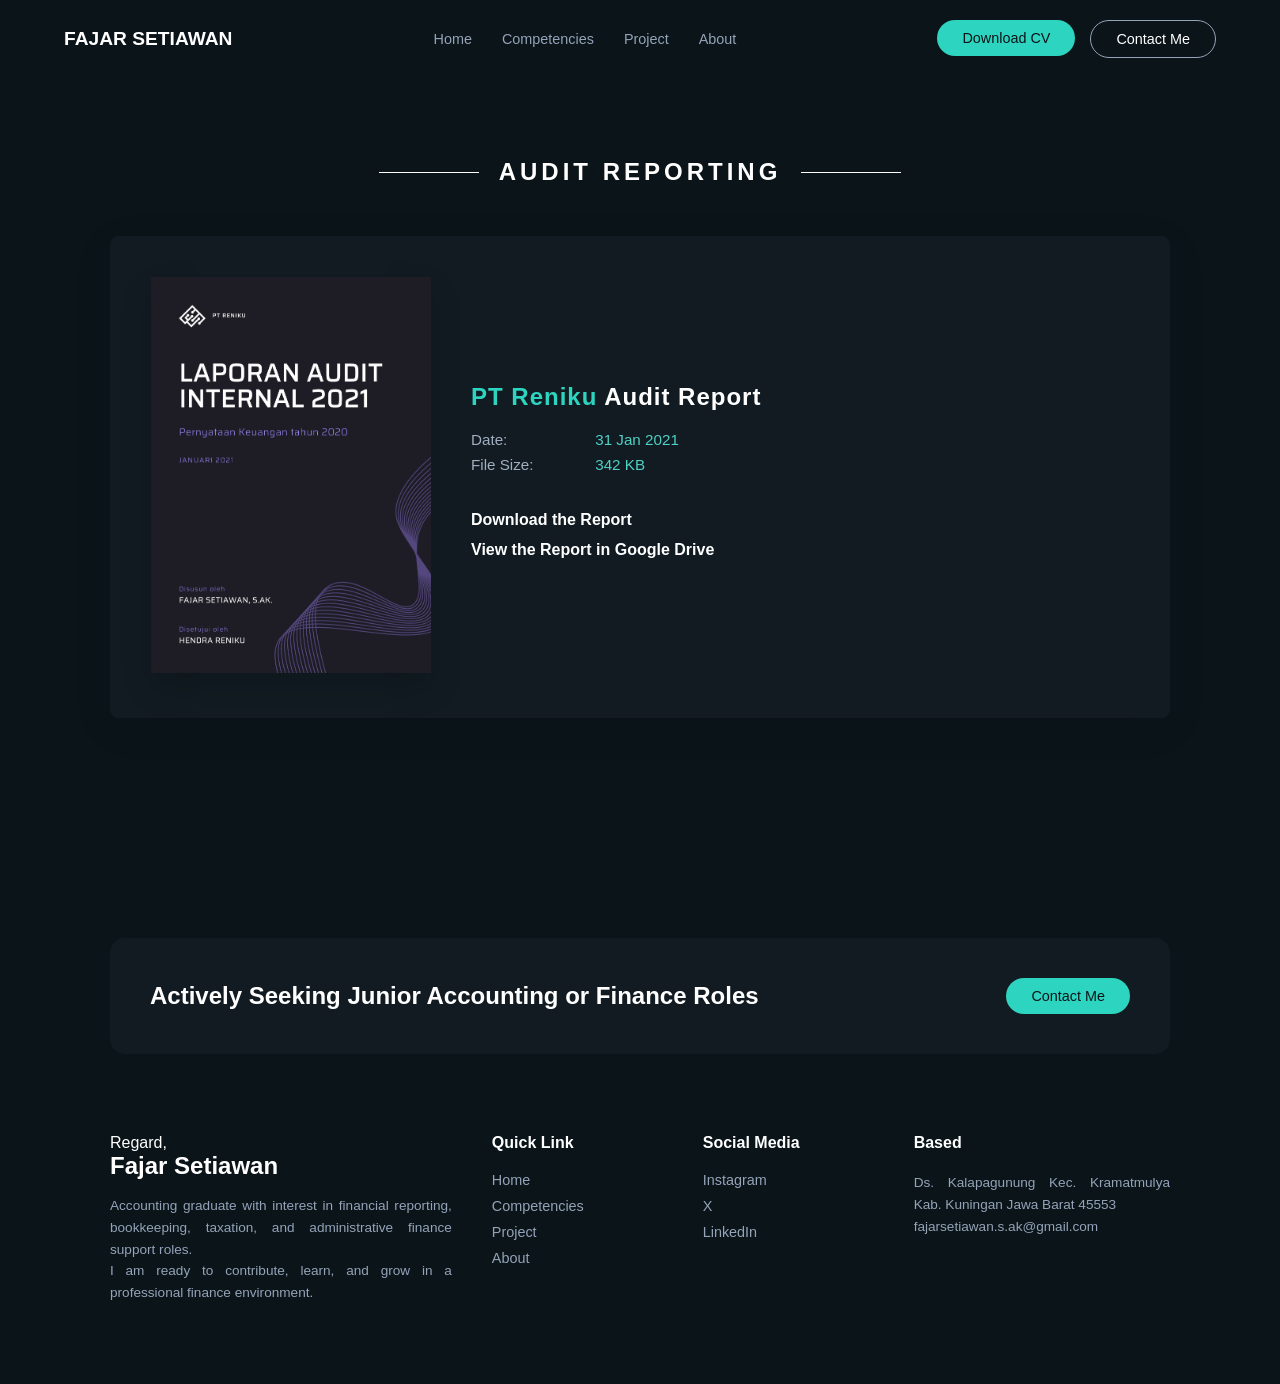
<file: au.html>
<!DOCTYPE html>
<html lang="id">
<head>
    <meta charset="UTF-8">
    <meta name="viewport" content="width=device-width, initial-scale=1.0">
    <title>Laporan Tahunan</title>
    <link rel="stylesheet" href="fin.css">
    <link rel="stylesheet" href="style.css">
    <link href="https://fonts.googleapis.com/css2?family=Montserrat:wght@400;600;700;900&display=swap" rel="stylesheet">
</head>
<body>

    <header>
        <div class="logo">
            FAJAR SETIAWAN
        </div>
        <nav>
            <ul>
                <li><a href="index.html">Home</a></li>
                <li><a href="conpetencies.html">Competencies</a></li>
                <li><a href="project.html">Project</a></li>
                <li><a href="about.html">About</a></li>
            </ul>
        </nav>
        <div class="header-btn">
         <a href="cv-fajar-setiawan.pdf">
            <button class="btn btn-filled">Download CV</button>
            </a>
            <a href="https://wa.me/6285602283775" 
              target="_blank" 
              class="btn btn-outline">Contact Me</a>
        </div>
    </header>

    <div class="container">
        <div class="header-section">
            <div class="line"></div>
            <h1>AUDIT REPORTING</h1>
            <div class="line"></div>
        </div>

        <div class="report-card">
            <div class="card-image">
                <img src="reniku.jpg" alt="Cover Laporan 2024">
            </div>
            <div class="card-content">
                <h2 class="title-gold"><span class="text-teal">PT Reniku </span>Audit Report</h2>
                <div class="info-group">
                    <p><span>Date:</span> 31 Jan 2021</p>
                    <p><span>File Size:</span> 342 KB</p>
                </div>
                <div class="links">
                    <a href="https://drive.google.com/file/d/1I3dOpU7t5wl0NuRLywhaofG4oUjzfPp4/view?usp=drivesdk" class="link-item icon-download">Download the Report</a>
                    <a href="https://drive.google.com/file/d/1I3dOpU7t5wl0NuRLywhaofG4oUjzfPp4/view?usp=drivesdk" class="link-item icon-book">View the Report in Google Drive</a>
                </div>
            </div>
        </div>
    </div>
    
    <footer class="footer">
        <div class="container">
            <div class="cta-banner">
                <h2>Actively Seeking Junior Accounting or Finance Roles</h2>
            <a href="https://wa.me/6285602283775" 
              target="_blank" 
              class="btn btn-filled">Contact Me</a>
            </div>

            <div class="footer-grid">
                <div class="footer-col info">
                 <p1>Regard,</p1>
                    <div class="footer-logo">Fajar Setiawan</div>
                    <p>Accounting graduate with interest in financial reporting, bookkeeping, taxation, and administrative finance support roles.</p>
                    <p>I am ready to contribute, learn, and grow in a professional finance environment.</p>

                </div>
                <div class="footer-col">
                    <h4>Quick Link</h4>
                    <ul>
                        <li><a href="home.html">Home</a></li>
                        <li><a href="com.html">Competencies</a></li>
                        <li><a href="project.html">Project</a></li>
                        <li><a href="about.html">About</a></li>
                    </ul>
                </div>
                <div class="footer-col">
                    <h4>Social Media</h4>
                    <ul>
                        <li><a href="https://www.instagram.com/phazarrs?igsh=OXdnYjh0NHR2dzN2">Instagram</a></li>
                        <li><a href="https://x.com/_xetya1">X</a></li>
                        <li><a href="https://www.linkedin.com/in/fajar-setiawan-97074b29a?utm_source=share&utm_campaign=share_via&utm_content=profile&utm_medium=android_app">LinkedIn</a></li>
                    </ul>
                </div>
                <div class="footer-col">
                    <h4>Based</h4>
                    <p><i class="fas fa-map-marker-alt"></i> Ds. Kalapagunung Kec. Kramatmulya Kab. Kuningan Jawa Barat 45553</p>
                    <p><i class="fas fa-envelope"></i> fajarsetiawan.s.ak@gmail.com</p>
                </div>
            </div>
        </div>
    </footer>

</body>
</html>
</file>
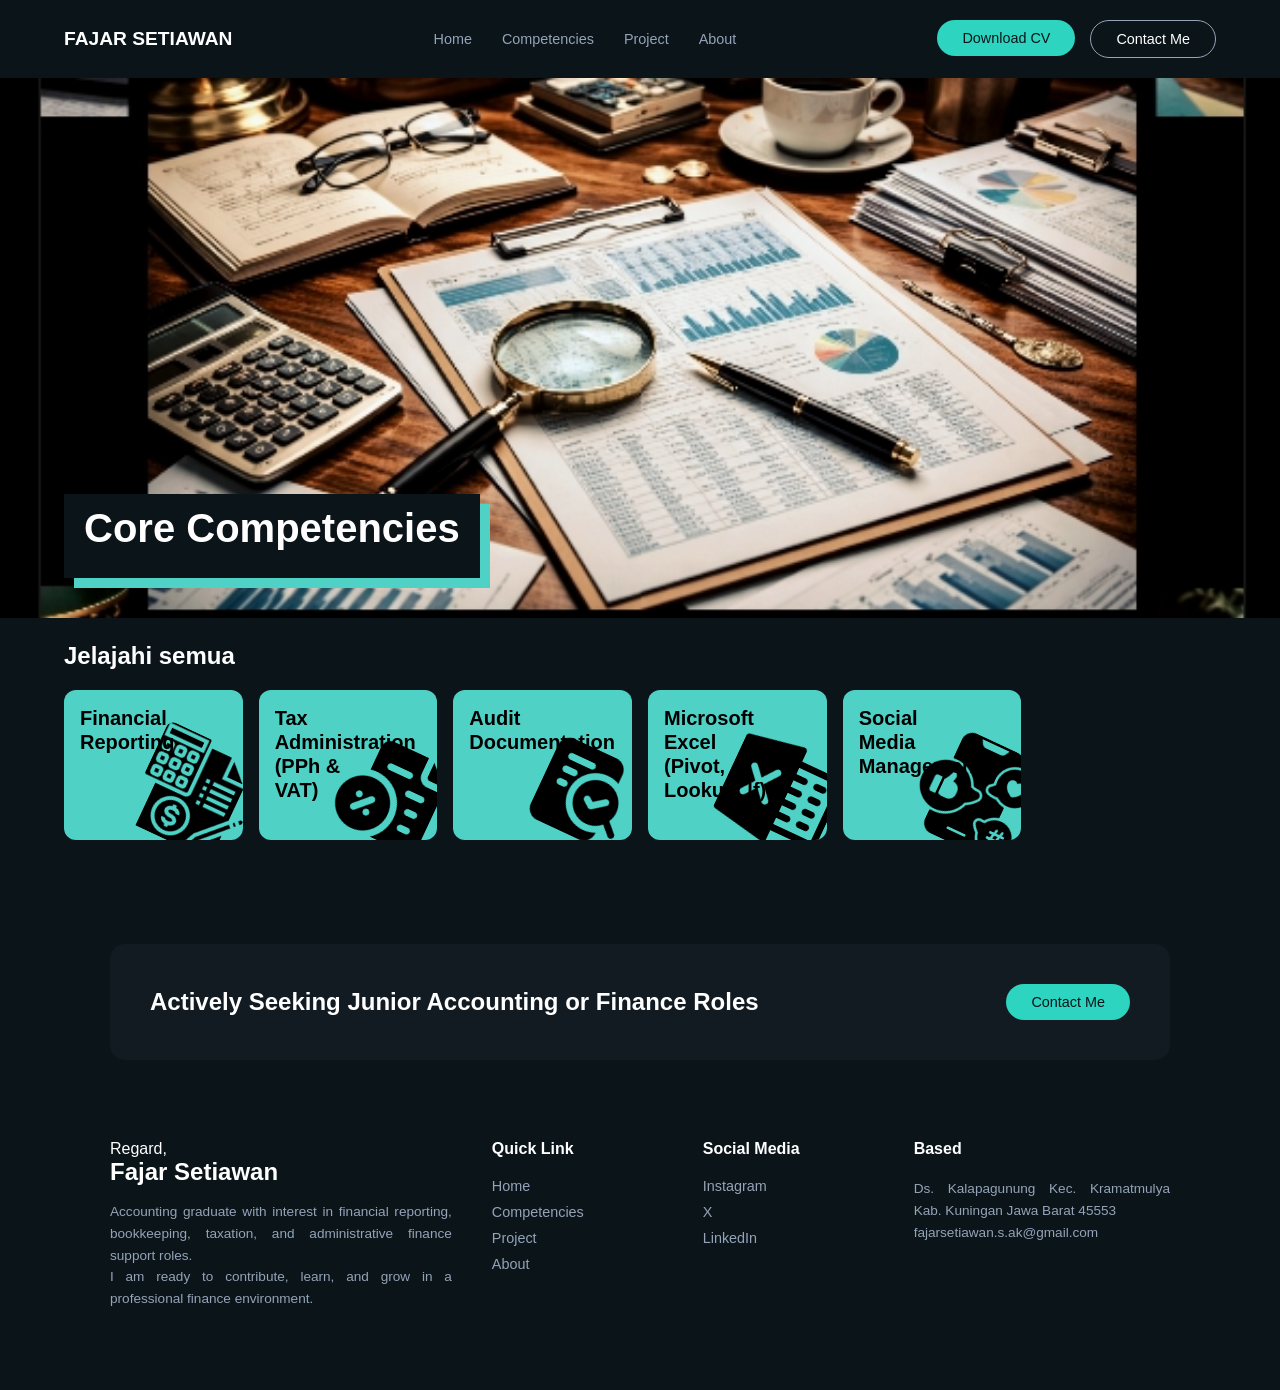
<file: com.html>
<!DOCTYPE html>
<html lang="id">
<head>
  <meta charset="UTF-8" />
  <meta name="viewport" content="width=device-width, initial-scale=1.0" />
  <title>Fajar Setiawan - Core Competencies</title>

  <!-- Google Font -->
  <link href="https://fonts.googleapis.com/css2?family=Inter:wght@400;600;700&display=swap" rel="stylesheet">
    <link rel="stylesheet" href="style.css">

  <style>
    :root {
      --navy: #ffffff;
      --gold: #4fd1c5;
      --bg: #0b1419;
      --gray: #6b7280;
      --font-main: 'Poppins', sans-serif;
    }

    * {
      box-sizing: border-box;
      margin: 0;
      padding: 0;
    }

        body {
            font-family: var(--font-main);
            overflow-x: hidden;
        }

    /* ================= HERO ================= */
    .hero {
      position: relative;
      height: 240px;
    }

    .hero img {
      width: 100%;
      height: 100%;
      object-fit: cover;
    }

    .hero-title {
      position: absolute;
      bottom: 16px;
      left: 16px;
      background: var(--bg);
      padding: 12px 20px;
    }

    .hero-title h1 {
      color: #fff;
      font-size: 26px;
      font-weight: 700;
    }

    .hero-title::after {
      content: "";
      display: block;
      width: 60px;
      height: 4px;
      background: var(--gold);
      margin-top: 6px;
    }



/* ================= DESKTOP ================= */
@media (min-width: 768px) {
  .journal-grid {
    grid-template-columns: repeat(2, 1fr);
    max-width: 1200px;
    margin: auto;
  }

  .journal-card img {
    height: 180px;
  }
}

        .hero {            
         position: relative;
            height: 60vh;
            background: url('2120200.jpg') center/cover no-repeat;
        }


        .hero-box {
            position: absolute;
            bottom: 40px;
            left: 5%;
            right: 0;
            background: var(--bg);
            color: white;
            padding: 12px 20px;
            max-width: 600px;
            box-shadow: 10px 10px 0px var(--gold);
        }

        .hero-box h1 {font-size: 2.5rem; margin-bottom: 15px;
        }
        
        @media (min-width: 1024px) {
    .hero-box {
        left: 5%;
        right: auto;
    }
}

body {
  background: #0b1419;
}

.explore {
  padding: 24px;
  max-width: 1200px;
  margin: 0 auto;
  background-color: #0b1419;
  color: #000000;
}

.explore h1 {
  font-size: 24px;
  font-weight: 700;
  margin-bottom: 20px;
  color: #ffffff;
}

/* GRID */
.grid {
  display: grid;
  grid-template-columns: repeat(auto-fill, minmax(160px, 1fr));
  gap: 16px;
}

/* CARD */
.card {
  position: relative;
  height: 120px;
  border-radius: 12px;
  padding: 16px;
  overflow: hidden;
  cursor: pointer;
  transition: transform 0.2s ease;
}

.card:hover {
  transform: scale(1.03);
}

.card h2 {
  font-size: 18px;
  font-weight: 700;
  line-height: 1.2;
  max-width: 70%;
}

/* IMAGE */
.card img {
  position: absolute;
  width: 90px;
  height: 90px;
  object-fit: cover;
  bottom: -8px;
  right: -8px;
  transform: rotate(25deg);
  border-radius: 8px;
}

/* COLORS */
.purple { background: #4fd1c5; }
.green-dark { background: #4fd1c5; }
.green { background: #4fd1c5; }
.blue { background: #4fd1c5; }
.maroon { background: #4fd1c5; }
.red { background: #4fd1c5; }

/* RESPONSIVE */
@media (min-width: 768px) {
  .card {
    height: 150px;
  }

  .card h2 {
    font-size: 20px;
  }

  .card img {
    width: 110px;
    height: 110px;
  }
}
  </style>
</head>

<body>

<!-- HEADER -->
    <header>
        <div class="logo">
            FAJAR SETIAWAN
        </div>
        <nav>
            <ul>
                <li><a href="index.html">Home</a></li>
                <li><a href="com.html">Competencies</a></li>
                <li><a href="project.html">Project</a></li>
                <li><a href="about.html">About</a></li>
            </ul>
        </nav>
        <div class="header-btn">
         <a href="cv-fajar-setiawan.pdf">
            <button class="btn btn-filled">Download CV</button>
            </a>
            <a href="https://wa.me/6285602283775" 
              target="_blank" 
              class="btn btn-outline">Contact Me</a>
        </div>
    </header>

<!-- HERO -->
    <section class="hero">
        <div class="hero-box">
            <h1>Core Competencies</h1>
        </div>
    </section>
    
      <section class="explore">
    <h1>Jelajahi semua</h1>

    <div class="grid">
         <a href="fin.html" class="service-link">
      <div class="card purple">
        <h2>Financial<br>Reporting</h2>
        <img src="accounting.png" alt="Pop Mix">
      </div>
        </a>

      <div class="card green-dark">
         <a href="tax.html" class="service-link">
        <h2>Tax Administration<br>(PPh & VAT)</h2>
        <img src="tax.png" alt="Rilis">
        </a>
      </div>

      <div class="card green">
         <a href="fin.html" class="service-link">
        <h2>Audit Documentation</h2>
        <img src="audit.png" alt="New Music">
        </a>
      </div>

      <div class="card blue">
         <a href="ex.html" class="service-link">
        <h2>Microsoft Excel (Pivot, Lookup, If)</h2>
        <img src="excel.png" alt="Pop">
        </a>
      </div>

      <div class="card maroon">
         <a href="sos.html" class="service-link">
        <h2>Social Media Management</h2>
        <img src="social-media.png" alt="Indie">
        </a>
      </div>
    </div>
  </section>

    <footer class="footer">
        <div class="container">
            <div class="cta-banner">
                <h2>Actively Seeking Junior Accounting or Finance Roles</h2>
            <a href="https://wa.me/6285602283775" 
              target="_blank" 
              class="btn btn-filled">Contact Me</a>
            </div>

            <div class="footer-grid">
                <div class="footer-col info">
                 <p1>Regard,</p1>
                    <div class="footer-logo">Fajar Setiawan</div>
                    <p>Accounting graduate with interest in financial reporting, bookkeeping, taxation, and administrative finance support roles.</p>
                    <p>I am ready to contribute, learn, and grow in a professional finance environment.</p>

                </div>
                <div class="footer-col">
                    <h4>Quick Link</h4>
                    <ul>
                        <li><a href="home.html">Home</a></li>
                        <li><a href="com.html">Competencies</a></li>
                        <li><a href="project.html">Project</a></li>
                        <li><a href="about.html">About</a></li>
                    </ul>
                </div>
                <div class="footer-col">
                    <h4>Social Media</h4>
                    <ul>
                        <li><a href="https://www.instagram.com/phazarrs?igsh=OXdnYjh0NHR2dzN2">Instagram</a></li>
                        <li><a href="https://x.com/_xetya1">X</a></li>
                        <li><a href="https://www.linkedin.com/in/fajar-setiawan-97074b29a?utm_source=share&utm_campaign=share_via&utm_content=profile&utm_medium=android_app">LinkedIn</a></li>
                    </ul>
                </div>
                <div class="footer-col">
                    <h4>Based</h4>
                    <p><i class="fas fa-map-marker-alt"></i> Ds. Kalapagunung Kec. Kramatmulya Kab. Kuningan Jawa Barat 45553</p>
                    <p><i class="fas fa-envelope"></i> fajarsetiawan.s.ak@gmail.com</p>
                </div>
            </div>
        </div>
    </footer>

</body>
</html>
</file>
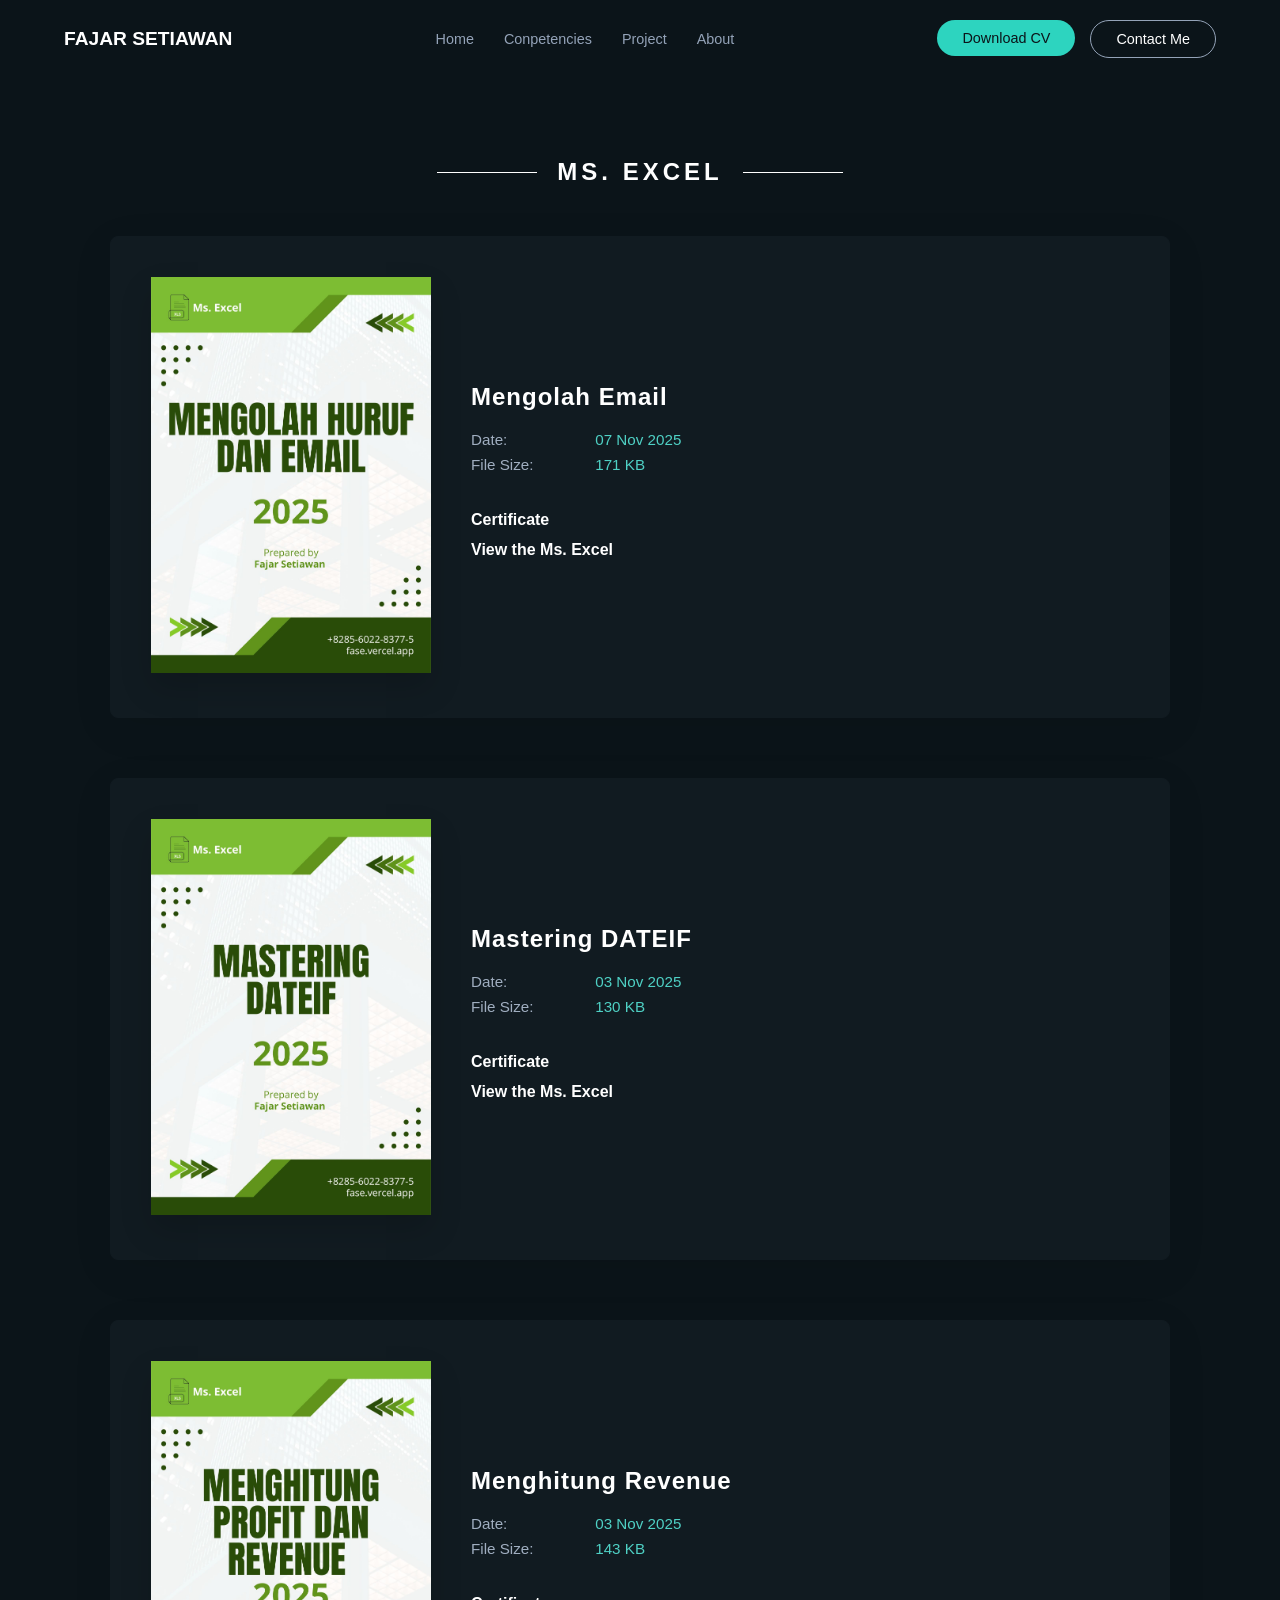
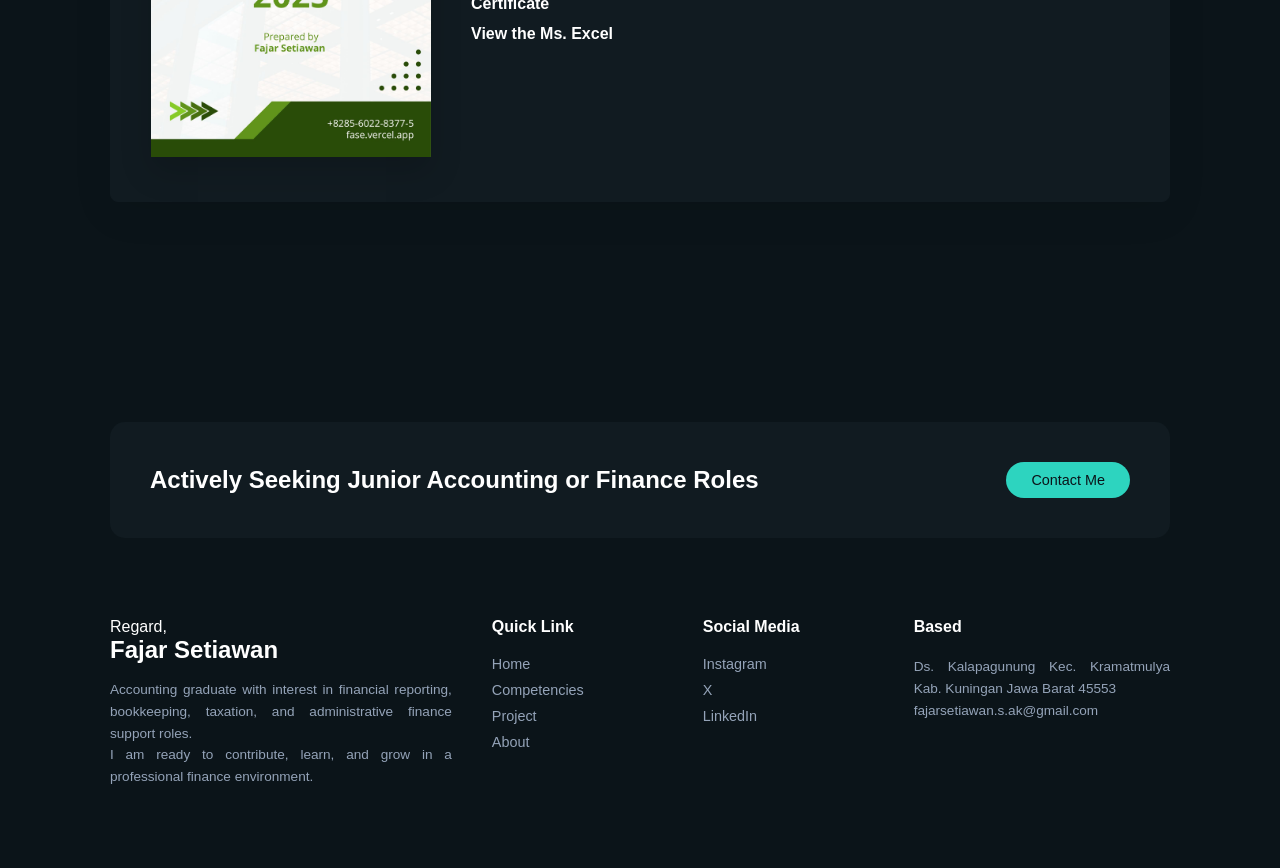
<file: ex.html>
<!DOCTYPE html>
<html lang="id">
<head>
    <meta charset="UTF-8">
    <meta name="viewport" content="width=device-width, initial-scale=1.0">
    <title>Microsoft Excel</title>
    <link rel="stylesheet" href="fin.css">
    <link rel="stylesheet" href="style.css">
    <link href="https://fonts.googleapis.com/css2?family=Montserrat:wght@400;600;700;900&display=swap" rel="stylesheet">
</head>
<body>

    <header>
        <div class="logo">
            FAJAR SETIAWAN
        </div>
        <nav>
            <ul>
                <li><a href="index.html">Home</a></li>
                <li><a href="conpetencies.html">Conpetencies</a></li>
                <li><a href="project.html">Project</a></li>
                <li><a href="about.html">About</a></li>
            </ul>
        </nav>
        <div class="header-btn">
         <a href="cv-fajar-setiawan.pdf">
            <button class="btn btn-filled">Download CV</button>
            </a>
            <a href="https://wa.me/6285602283775" 
              target="_blank" 
              class="btn btn-outline">Contact Me</a>
        </div>
    </header>

    <div class="container">
        <div class="header-section">
            <div class="line"></div>
            <h1>MS. EXCEL</h1>
            <div class="line"></div>
        </div>

        <div class="report-card">
            <div class="card-image">
                <img src="SBEM009.jpg" alt="Cover Laporan 2024">
            </div>
            <div class="card-content">
                <h2 class="title-gold"><span class="text-teal"></span>Mengolah Email</h2>
                <div class="info-group">
                    <p><span>Date:</span> 07 Nov 2025</p>
                    <p><span>File Size:</span> 171 KB</p>
                </div>
                <div class="links">
                    <a href="https://drive.google.com/file/d/1LIQ7zEKWhjsBAk04D6kU8cKNtCiEyMo-/view?usp=drivesdk" class="link-item icon-download">Certificate</a>
                    <a href="https://1drv.ms/x/c/e06b86c9265044ce/IQAj-qJK5HlHTaIeUijkYzUYASa41um7NhdPF5z2zNi4Eq8?e=KoeXRL" class="link-item icon-book">View the Ms. Excel</a>
                </div>
            </div>
        </div>
        
        <div class="report-card">
            <div class="card-image">
                <img src="SBEM012.jpg" alt="Cover Laporan 2024">
            </div>
            <div class="card-content">
                <h2 class="title-gold"><span class="text-teal"></span>Mastering DATEIF</h2>
                <div class="info-group">
                    <p><span>Date:</span> 03 Nov 2025</p>
                    <p><span>File Size:</span> 130 KB</p>
                </div>
                <div class="links">
                    <a href="https://drive.google.com/file/d/1Tqfjky1ZFEmdmduv-NkLViyK3Y-l_iDy/view?usp=drivesdk" class="link-item icon-download">Certificate</a>
                    <a href="https://1drv.ms/x/c/e06b86c9265044ce/IQDdf7kibm0ISb_MTk4KQF2CAS60wmwhhJGB84k95yM9RAM?e=HNhKHu" class="link-item icon-book">View the Ms. Excel</a>
                </div>
            </div>
        </div>
        
        <div class="report-card">
            <div class="card-image">
                <img src="SBEM010.png" alt="Cover Laporan 2024">
            </div>
            <div class="card-content">
                <h2 class="title-gold"><span class="text-teal"></span>Menghitung Revenue</h2>
                <div class="info-group">
                    <p><span>Date:</span> 03 Nov 2025</p>
                    <p><span>File Size:</span> 143 KB</p>
                </div>
                <div class="links">
                    <a href="https://drive.google.com/file/d/1RvpgG7aSC3OG1kclkW_4Cymzu0slbZeD/view?usp=drivesdk" class="link-item icon-download">Certificate</a>
                    <a href="https://1drv.ms/x/c/e06b86c9265044ce/IQAHG3tQfbw7TaE67GC3jsABAeo-CbWFdESN8cSEews6Q8Y?e=777lSZ" class="link-item icon-book">View the Ms. Excel</a>
                </div>
            </div>
        </div>
    </div>
    
    <footer class="footer">
        <div class="container">
            <div class="cta-banner">
                <h2>Actively Seeking Junior Accounting or Finance Roles</h2>
            <a href="https://wa.me/6285602283775" 
              target="_blank" 
              class="btn btn-filled">Contact Me</a>
            </div>

            <div class="footer-grid">
                <div class="footer-col info">
                 <p1>Regard,</p1>
                    <div class="footer-logo">Fajar Setiawan</div>
                    <p>Accounting graduate with interest in financial reporting, bookkeeping, taxation, and administrative finance support roles.</p>
                    <p>I am ready to contribute, learn, and grow in a professional finance environment.</p>

                </div>
                <div class="footer-col">
                    <h4>Quick Link</h4>
                    <ul>
                        <li><a href="home.html">Home</a></li>
                        <li><a href="com.html">Competencies</a></li>
                        <li><a href="project.html">Project</a></li>
                        <li><a href="about.html">About</a></li>
                    </ul>
                </div>
                <div class="footer-col">
                    <h4>Social Media</h4>
                    <ul>
                        <li><a href="https://www.instagram.com/phazarrs?igsh=OXdnYjh0NHR2dzN2">Instagram</a></li>
                        <li><a href="https://x.com/_xetya1">X</a></li>
                        <li><a href="https://www.linkedin.com/in/fajar-setiawan-97074b29a?utm_source=share&utm_campaign=share_via&utm_content=profile&utm_medium=android_app">LinkedIn</a></li>
                    </ul>
                </div>
                <div class="footer-col">
                    <h4>Based</h4>
                    <p><i class="fas fa-map-marker-alt"></i> Ds. Kalapagunung Kec. Kramatmulya Kab. Kuningan Jawa Barat 45553</p>
                    <p><i class="fas fa-envelope"></i> fajarsetiawan.s.ak@gmail.com</p>
                </div>
            </div>
        </div>
    </footer>

</body>
</html>
</file>
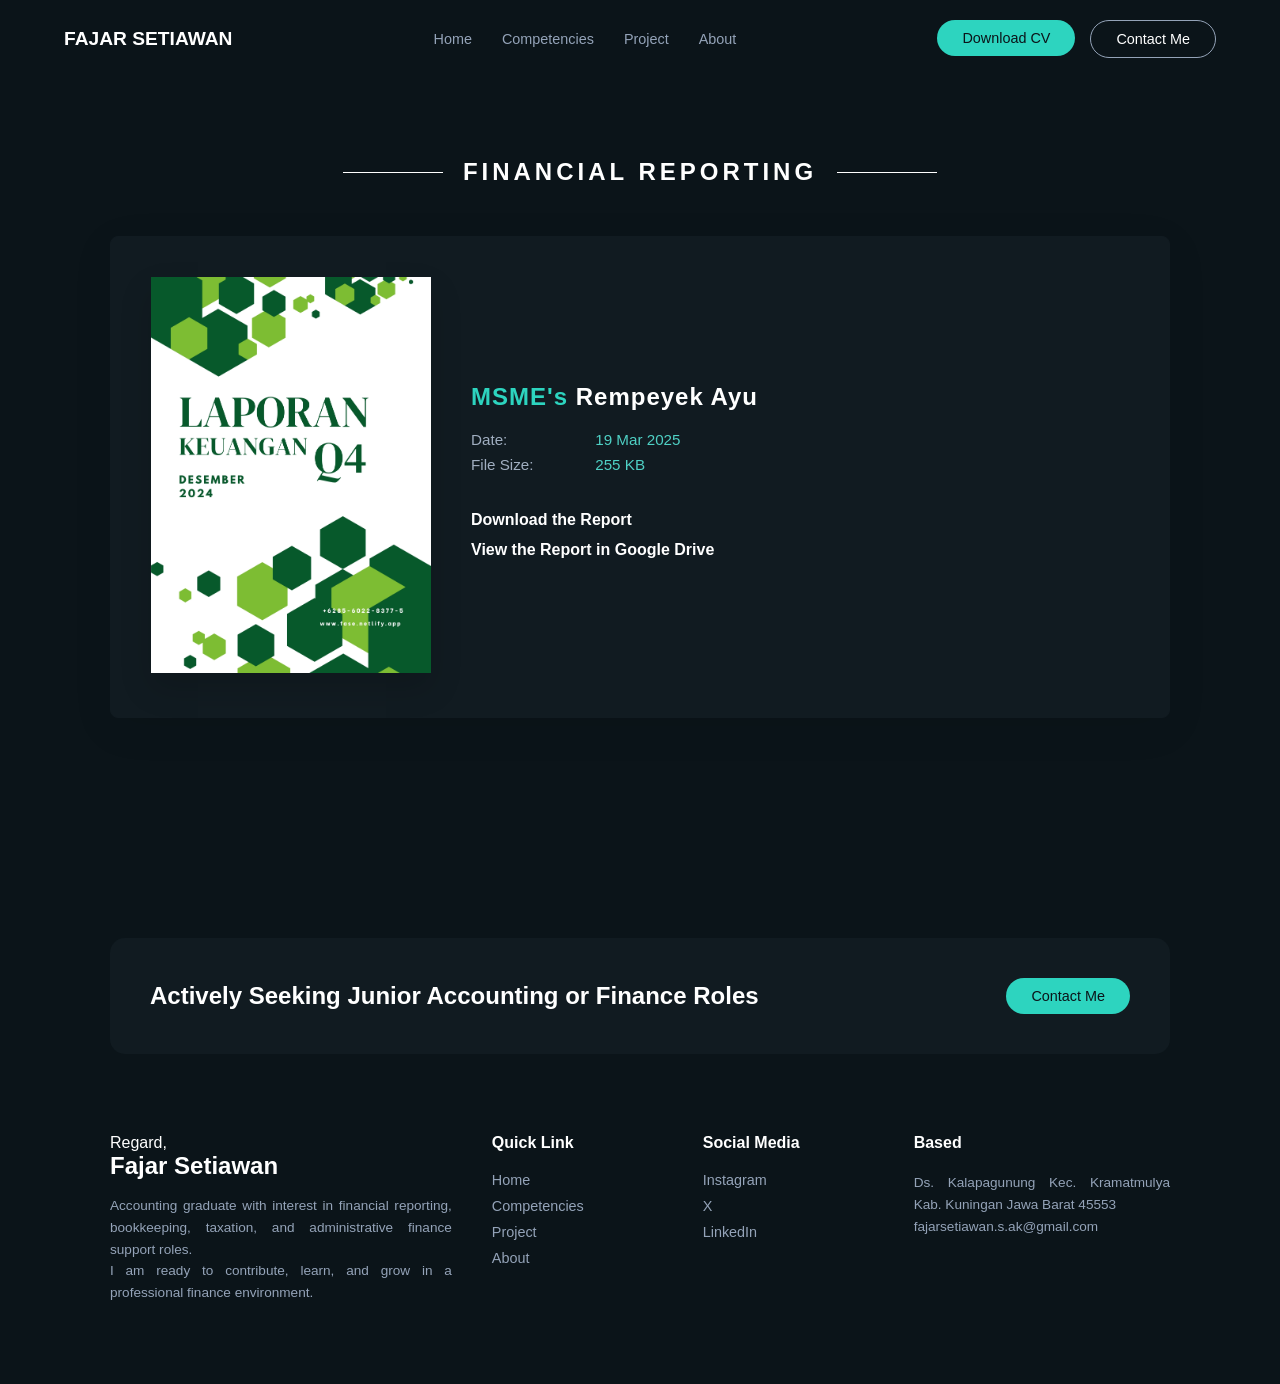
<file: fin.html>
<!DOCTYPE html>
<html lang="id">
<head>
    <meta charset="UTF-8">
    <meta name="viewport" content="width=device-width, initial-scale=1.0">
    <title>Financial Reporting</title>
    <link rel="stylesheet" href="fin.css">
    <link rel="stylesheet" href="style.css">
    <link href="https://fonts.googleapis.com/css2?family=Montserrat:wght@400;600;700;900&display=swap" rel="stylesheet">
</head>
<body>

    <header>
        <div class="logo">
            FAJAR SETIAWAN
        </div>
        <nav>
            <ul>
                <li><a href="index.html">Home</a></li>
                <li><a href="conpetencies.html">Competencies</a></li>
                <li><a href="project.html">Project</a></li>
                <li><a href="about.html">About</a></li>
            </ul>
        </nav>
        <div class="header-btn">
         <a href="cv-fajar-setiawan.pdf">
            <button class="btn btn-filled">Download CV</button>
            </a>
            <a href="https://wa.me/6285602283775" 
              target="_blank" 
              class="btn btn-outline">Contact Me</a>
        </div>
    </header>

    <div class="container">
        <div class="header-section">
            <div class="line"></div>
            <h1>FINANCIAL REPORTING</h1>
            <div class="line"></div>
        </div>

        <div class="report-card">
            <div class="card-image">
                <img src="ayu.jpg" alt="Cover Laporan 2024">
            </div>
            <div class="card-content">
                <h2 class="title-gold"><span class="text-teal">MSME's </span>Rempeyek Ayu</h2>
                <div class="info-group">
                    <p><span>Date:</span> 19 Mar 2025</p>
                    <p><span>File Size:</span> 255 KB</p>
                </div>
                <div class="links">
                    <a href="REMPEYEK-AYU.pdf" class="link-item icon-download">Download the Report</a>
                    <a href="https://drive.google.com/file/d/1kFuLWN5tXwd9UxJcyZ-CXLM_VoEruA3m/view?usp=drivesdk" class="link-item icon-book">View the Report in Google Drive</a>
                </div>
            </div>
        </div>
    </div>
    
    <footer class="footer">
        <div class="container">
            <div class="cta-banner">
                <h2>Actively Seeking Junior Accounting or Finance Roles</h2>
            <a href="https://wa.me/6285602283775" 
              target="_blank" 
              class="btn btn-filled">Contact Me</a>
            </div>

            <div class="footer-grid">
                <div class="footer-col info">
                 <p1>Regard,</p1>
                    <div class="footer-logo">Fajar Setiawan</div>
                    <p>Accounting graduate with interest in financial reporting, bookkeeping, taxation, and administrative finance support roles.</p>
                    <p>I am ready to contribute, learn, and grow in a professional finance environment.</p>

                </div>
                <div class="footer-col">
                    <h4>Quick Link</h4>
                    <ul>
                        <li><a href="home.html">Home</a></li>
                        <li><a href="com.html">Competencies</a></li>
                        <li><a href="project.html">Project</a></li>
                        <li><a href="about.html">About</a></li>
                    </ul>
                </div>
                <div class="footer-col">
                    <h4>Social Media</h4>
                    <ul>
                        <li><a href="https://www.instagram.com/phazarrs?igsh=OXdnYjh0NHR2dzN2">Instagram</a></li>
                        <li><a href="https://x.com/_xetya1">X</a></li>
                        <li><a href="https://www.linkedin.com/in/fajar-setiawan-97074b29a?utm_source=share&utm_campaign=share_via&utm_content=profile&utm_medium=android_app">LinkedIn</a></li>
                    </ul>
                </div>
                <div class="footer-col">
                    <h4>Based</h4>
                    <p><i class="fas fa-map-marker-alt"></i> Ds. Kalapagunung Kec. Kramatmulya Kab. Kuningan Jawa Barat 45553</p>
                    <p><i class="fas fa-envelope"></i> fajarsetiawan.s.ak@gmail.com</p>
                </div>
            </div>
        </div>
    </footer>

</body>
</html>
</file>
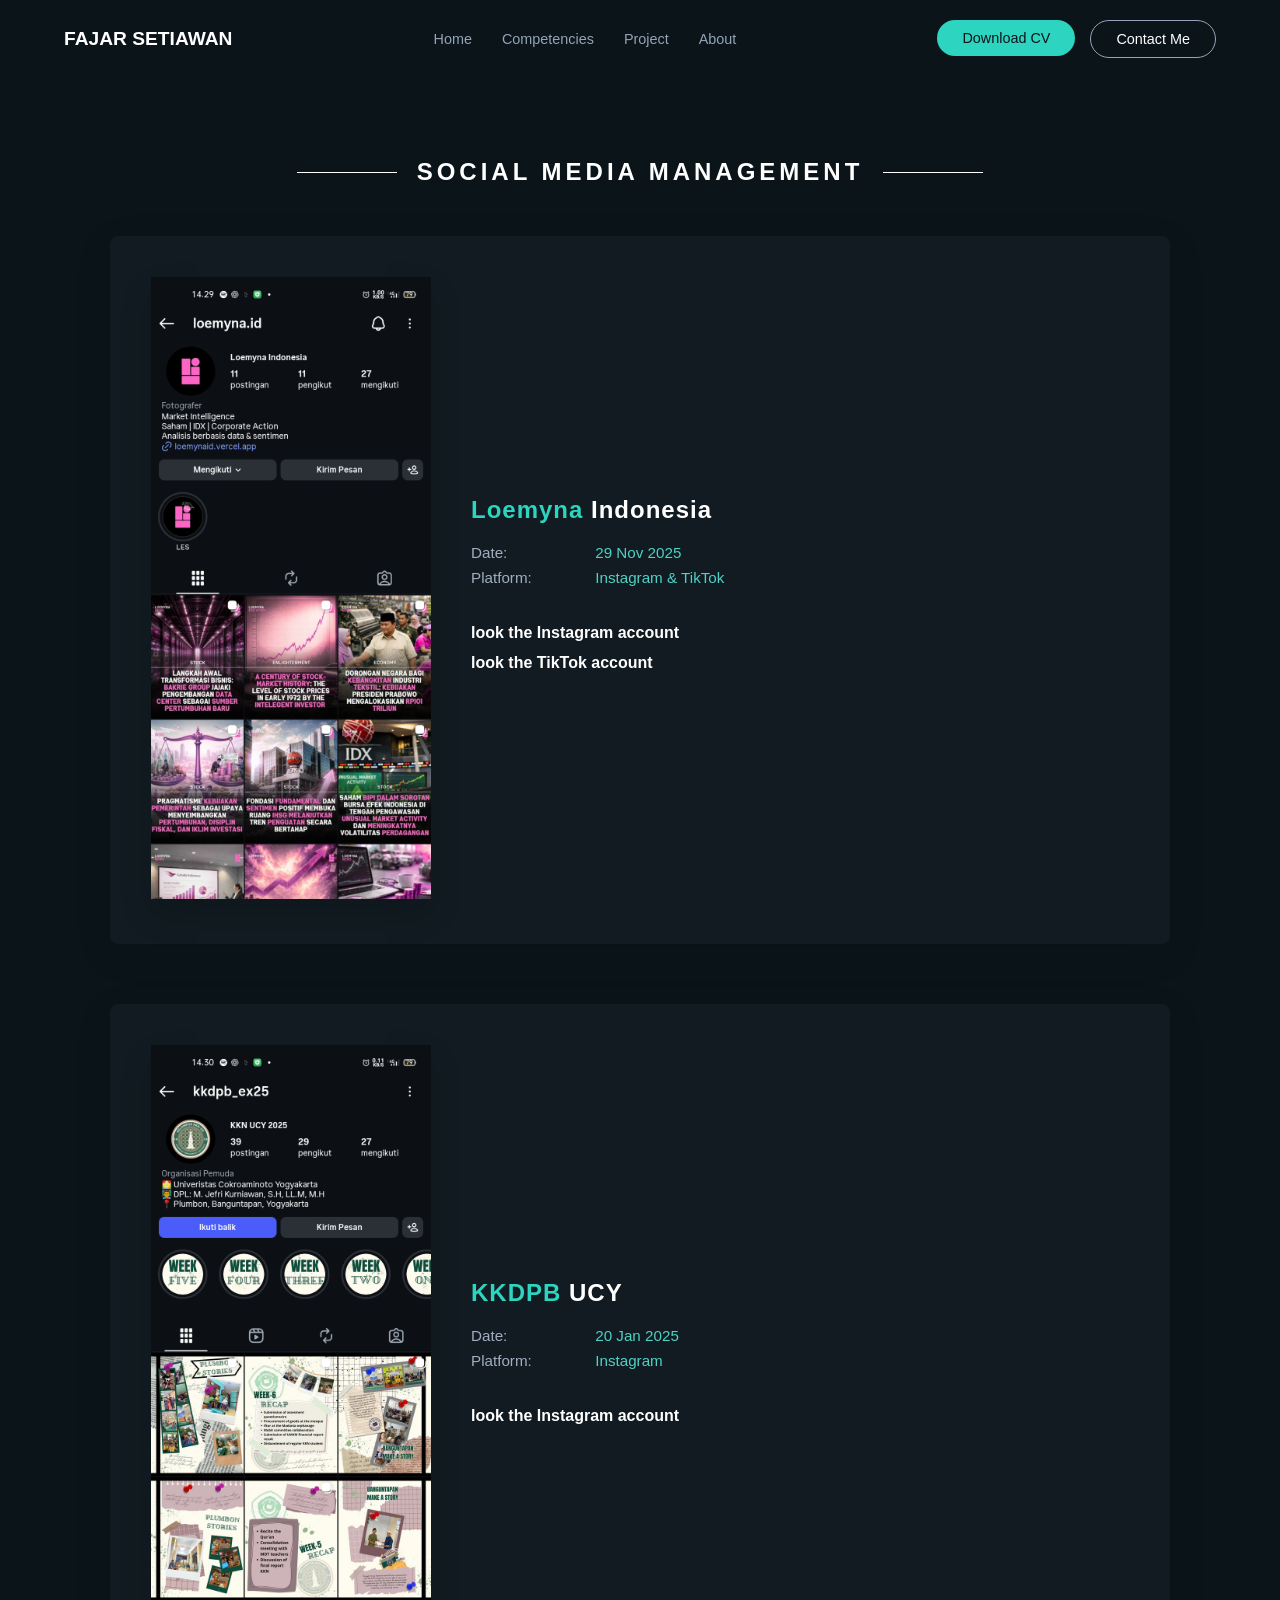
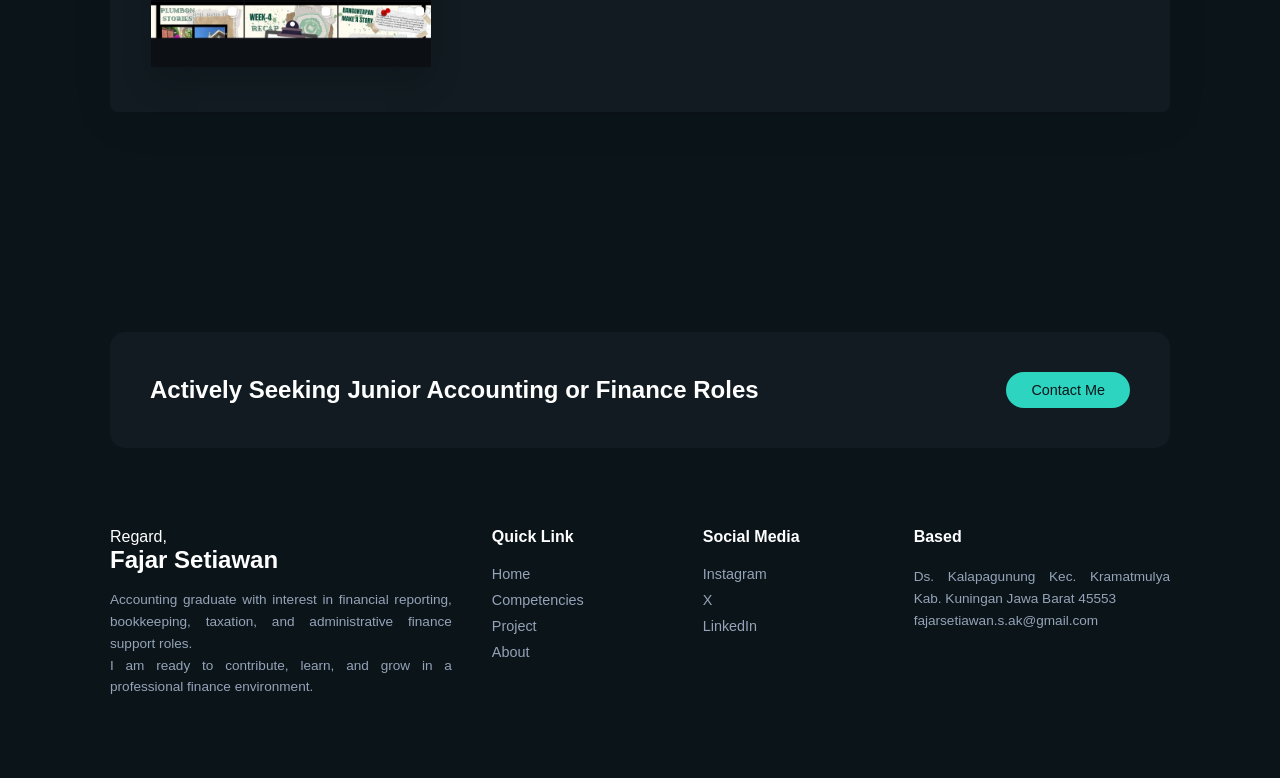
<file: sos.html>
<!DOCTYPE html>
<html lang="id">
<head>
    <meta charset="UTF-8">
    <meta name="viewport" content="width=device-width, initial-scale=1.0">
    <title>Social Media Management</title>
    <link rel="stylesheet" href="fin.css">
    <link rel="stylesheet" href="style.css">
    <link href="https://fonts.googleapis.com/css2?family=Montserrat:wght@400;600;700;900&display=swap" rel="stylesheet">
</head>
<body>

    <header>
        <div class="logo">
            FAJAR SETIAWAN
        </div>
        <nav>
            <ul>
                <li><a href="index.html">Home</a></li>
                <li><a href="conpetencies.html">Competencies</a></li>
                <li><a href="project.html">Project</a></li>
                <li><a href="about.html">About</a></li>
            </ul>
        </nav>
        <div class="header-btn">
         <a href="cv-fajar-setiawan.pdf">
            <button class="btn btn-filled">Download CV</button>
            </a>
            <a href="https://wa.me/6285602283775" 
              target="_blank" 
              class="btn btn-outline">Contact Me</a>
        </div>
    </header>

    <div class="container">
        <div class="header-section">
            <div class="line"></div>
            <h1>SOCIAL MEDIA MANAGEMENT</h1>
            <div class="line"></div>
        </div>

        <div class="report-card">
            <div class="card-image">
                <img src="Screenshot_2026-01-30-14-29-40-11.jpg" alt="Cover Laporan 2024">
            </div>
            <div class="card-content">
                <h2 class="title-gold"><span class="text-teal">Loemyna </span>Indonesia</h2>
                <div class="info-group">
                    <p><span>Date:</span> 29 Nov 2025</p>
                    <p><span>Platform:</span> Instagram & TikTok</p>
                </div>
                <div class="links">
                    <a href="https://www.instagram.com/loemyna.id?igsh=ejdsNjBleGFnMHJ2" class="link-item icon-book">look the Instagram account</a>
                    <a href="https://www.tiktok.com/@loemyna.id?_r=1&_t=ZS-93WQtsZPwJg" class="link-item icon-book">look the TikTok account</a>
                </div>
            </div>
        </div>
        
        <div class="report-card">
            <div class="card-image">
                <img src="Screenshot_2026-01-30-14-30-32-82.jpg" alt="Cover Laporan 2024">
            </div>
            <div class="card-content">
                <h2 class="title-gold"><span class="text-teal">KKDPB </span>UCY</h2>
                <div class="info-group">
                    <p><span>Date:</span> 20 Jan 2025</p>
                    <p><span>Platform:</span> Instagram</p>
                </div>
                <div class="links">
                    <a href="https://www.instagram.com/kkdpb_ex25?igsh=NWJzMnFpZXFocWR4" class="link-item icon-book">look the Instagram account</a>
                </div>
            </div>
        </div>
    </div>
    
    <footer class="footer">
        <div class="container">
            <div class="cta-banner">
                <h2>Actively Seeking Junior Accounting or Finance Roles</h2>
            <a href="https://wa.me/6285602283775" 
              target="_blank" 
              class="btn btn-filled">Contact Me</a>
            </div>

            <div class="footer-grid">
                <div class="footer-col info">
                 <p1>Regard,</p1>
                    <div class="footer-logo">Fajar Setiawan</div>
                    <p>Accounting graduate with interest in financial reporting, bookkeeping, taxation, and administrative finance support roles.</p>
                    <p>I am ready to contribute, learn, and grow in a professional finance environment.</p>

                </div>
                <div class="footer-col">
                    <h4>Quick Link</h4>
                    <ul>                        <li><a href="home.html">Home</a></li>
                        <li><a href="com.html">Competencies</a></li>
                        <li><a href="project.html">Project</a></li>
                        <li><a href="about.html">About</a></li>

                    </ul>
                </div>
                <div class="footer-col">
                    <h4>Social Media</h4>
                    <ul>
                        <li><a href="https://www.instagram.com/phazarrs?igsh=OXdnYjh0NHR2dzN2">Instagram</a></li>
                        <li><a href="https://x.com/_xetya1">X</a></li>
                        <li><a href="https://www.linkedin.com/in/fajar-setiawan-97074b29a?utm_source=share&utm_campaign=share_via&utm_content=profile&utm_medium=android_app">LinkedIn</a></li>
                    </ul>
                </div>
                <div class="footer-col">
                    <h4>Based</h4>
                    <p><i class="fas fa-map-marker-alt"></i> Ds. Kalapagunung Kec. Kramatmulya Kab. Kuningan Jawa Barat 45553</p>
                    <p><i class="fas fa-envelope"></i> fajarsetiawan.s.ak@gmail.com</p>
                </div>
            </div>
        </div>
    </footer>

</body>
</html>
</file>
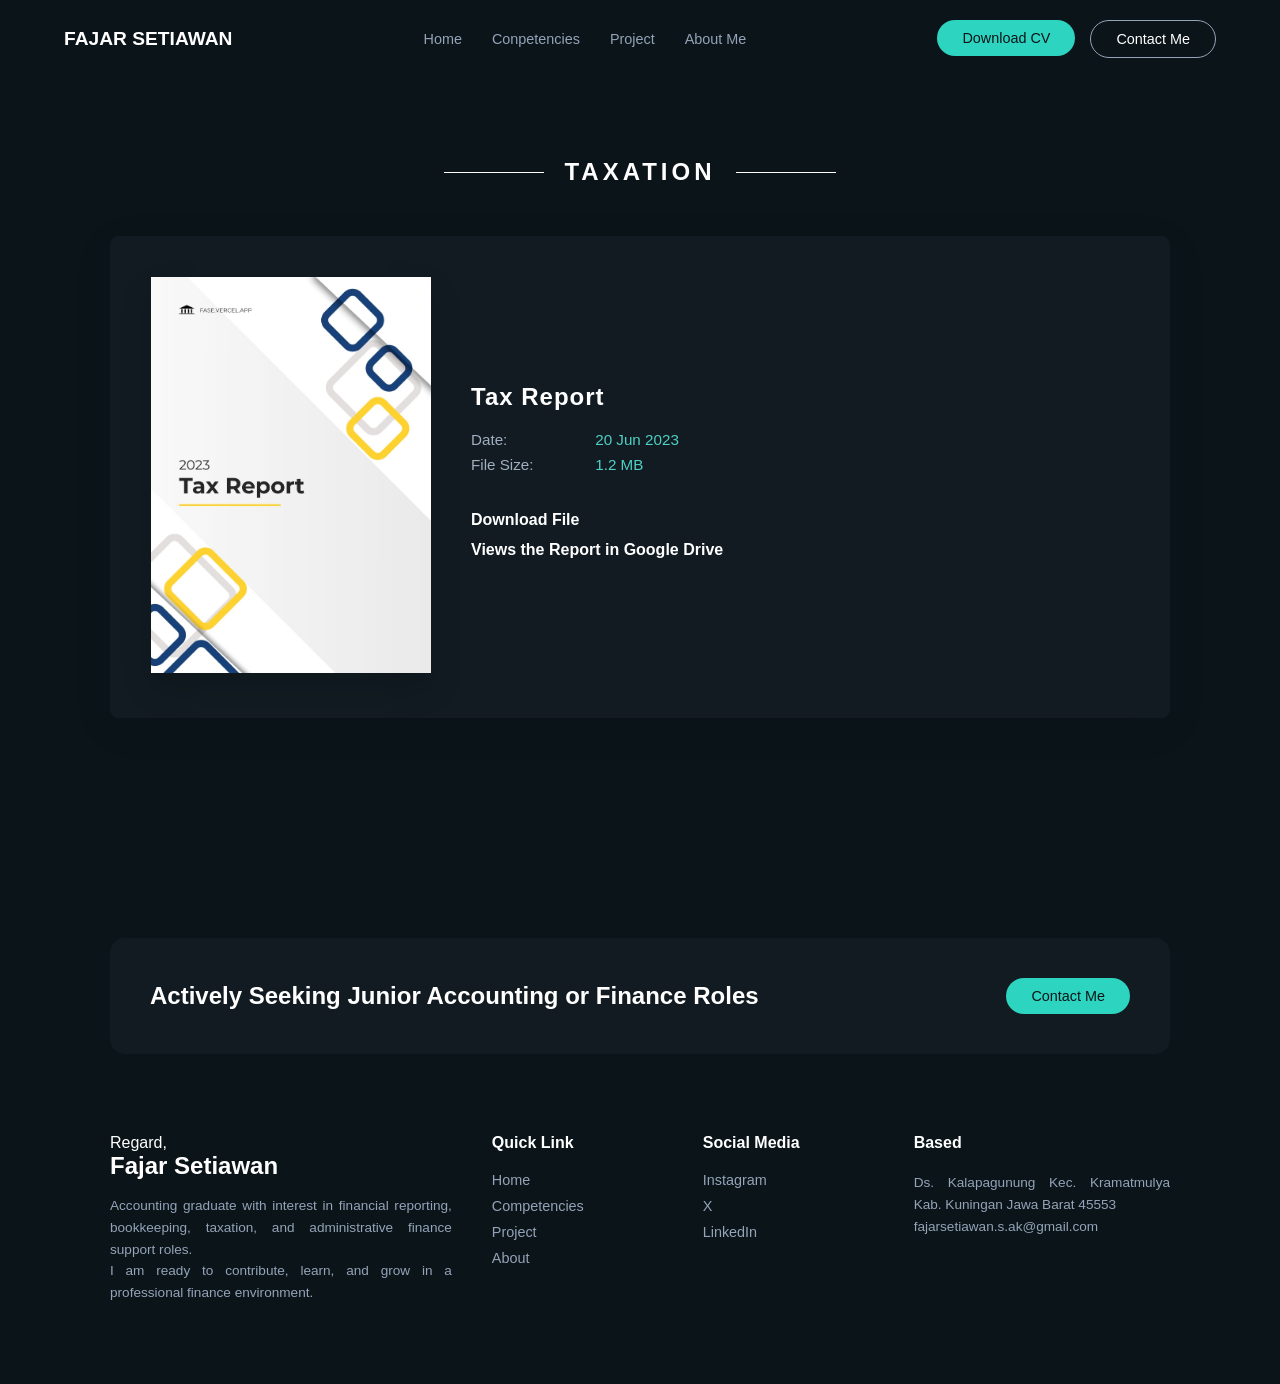
<file: tax.html>
<!DOCTYPE html>
<html lang="id">
<head>
    <meta charset="UTF-8">
    <meta name="viewport" content="width=device-width, initial-scale=1.0">
    <title>Taxation</title>
    <link rel="stylesheet" href="fin.css">
    <link rel="stylesheet" href="style.css">
    <link href="https://fonts.googleapis.com/css2?family=Montserrat:wght@400;600;700;900&display=swap" rel="stylesheet">
</head>
<body>

    <header>
        <div class="logo">
            FAJAR SETIAWAN
        </div>
        <nav>
            <ul>
                <li><a href="index.html">Home</a></li>
                <li><a href="conpetencies.html">Conpetencies</a></li>
                <li><a href="project.html">Project</a></li>
                <li><a href="about.html">About Me</a></li>
            </ul>
        </nav>
        <div class="header-btn">
         <a href="cv-fajar-setiawan.pdf">
            <button class="btn btn-filled">Download CV</button>
            </a>
            <a href="https://wa.me/6285602283775" 
              target="_blank" 
              class="btn btn-outline">Contact Me</a>
        </div>
    </header>

    <div class="container">
        <div class="header-section">
            <div class="line"></div>
            <h1>TAXATION</h1>
            <div class="line"></div>
        </div>

        <div class="report-card">
            <div class="card-image">
                <img src="tax.jpg" alt="Cover Laporan 2024">
            </div>
            <div class="card-content">
                <h2 class="title-gold"><span class="text-teal"></span>Tax Report</h2>
                <div class="info-group">
                    <p><span>Date:</span> 20 Jun 2023</p>
                    <p><span>File Size:</span> 1.2 MB</p>
                </div>
                <div class="links">
                    <a href="https://drive.google.com/file/d/1N8wB2GOyaj2N1OtcpU0SCzf4jU3ES9xG/view?usp=drivesdk" class="link-item icon-download">Download File</a>
                    <a href="https://drive.google.com/file/d/1N8wB2GOyaj2N1OtcpU0SCzf4jU3ES9xG/view?usp=drivesdk" class="link-item icon-book">Views the Report in Google Drive</a>
                </div>
            </div>
        </div>
    </div>
    
    <footer class="footer">
        <div class="container">
            <div class="cta-banner">
                <h2>Actively Seeking Junior Accounting or Finance Roles</h2>
            <a href="https://wa.me/6285602283775" 
              target="_blank" 
              class="btn btn-filled">Contact Me</a>
            </div>

            <div class="footer-grid">
                <div class="footer-col info">
                 <p1>Regard,</p1>
                    <div class="footer-logo">Fajar Setiawan</div>
                    <p>Accounting graduate with interest in financial reporting, bookkeeping, taxation, and administrative finance support roles.</p>
                    <p>I am ready to contribute, learn, and grow in a professional finance environment.</p>

                </div>
                <div class="footer-col">
                    <h4>Quick Link</h4>
                    <ul>                        <li><a href="home.html">Home</a></li>
                        <li><a href="com.html">Competencies</a></li>
                        <li><a href="project.html">Project</a></li>
                        <li><a href="about.html">About</a></li>

                    </ul>
                </div>
                <div class="footer-col">
                    <h4>Social Media</h4>
                    <ul>
                        <li><a href="https://www.instagram.com/phazarrs?igsh=OXdnYjh0NHR2dzN2">Instagram</a></li>
                        <li><a href="https://x.com/_xetya1">X</a></li>
                        <li><a href="https://www.linkedin.com/in/fajar-setiawan-97074b29a?utm_source=share&utm_campaign=share_via&utm_content=profile&utm_medium=android_app">LinkedIn</a></li>
                    </ul>
                </div>
                <div class="footer-col">
                    <h4>Based</h4>
                    <p><i class="fas fa-map-marker-alt"></i> Ds. Kalapagunung Kec. Kramatmulya Kab. Kuningan Jawa Barat 45553</p>
                    <p><i class="fas fa-envelope"></i> fajarsetiawan.s.ak@gmail.com</p>
                </div>
            </div>
        </div>
    </footer>

</body>
</html>
</file>
<file: style.css>
/* CSS RESET & VARIABLES */
        :root {
            --bg-dark: #0b1419;
            --primary-teal: #4fd1c5;
            --text-white: #ffffff;
            --text-grey: #a0aec0;
            --text-dark: #2d3748;
            --font-main: 'Poppins', sans-serif;
        }

        * {
            margin: 0;
            padding: 0;
            box-sizing: border-box;
        }

        body {
            font-family: var(--font-main);
            overflow-x: hidden;
        }

        a { text-decoration: none; }
        ul { list-style: none; }

        /* HEADER / NAVBAR */
        header {
            background-color: var(--bg-dark);
            padding: 20px 5%;
            display: flex;
            justify-content: space-between;
            align-items: center;
        }

        .logo {
            display: flex;
            align-items: center;
            color: var(--text-white);
            font-weight: 700;
            font-size: 1.2rem;
        }

        .logo i {
            background-color: var(--primary-teal);
            padding: 5px;
            border-radius: 50%;
            margin-right: 10px;
            color: var(--bg-dark);
            font-size: 0.8rem;
        }

        nav ul {
            display: flex;
            gap: 30px;
        }

        nav ul li a {
            color: var(--text-grey);
            font-size: 0.9rem;
            transition: color 0.3s;
        }

        nav ul li a.active, nav ul li a:hover {
            color: var(--text-white);
            border-bottom: 2px solid var(--primary-teal);
            padding-bottom: 5px;
        }

        .header-btn {
            display: flex;
            gap: 15px;
        }

        .btn {
            padding: 10px 25px;
            border-radius: 50px;
            font-size: 0.9rem;
            cursor: pointer;
            font-weight: 500;
            transition: transform 0.2s;
        }

        .btn-filled {
            background-color: var(--primary-teal);
            color: var(--bg-dark);
            border: none;
        }

        .btn-outline {
            background-color: transparent;
            color: var(--text-white);
            border: 1px solid var(--text-grey);
        }
        
        .btn-filled a {
        color: #0b1419 !important;
        }

        
        .btn:hover { transform: scale(1.05); }

        /* HERO SECTION */
        .hero {
            background-color: var(--bg-dark);
            color: var(--text-white);
            padding: 60px 5% 100px 5%;
        }

        .hero-top {
            display: flex;
            justify-content: space-between;
            align-items: flex-start;
            margin-bottom: 50px;
            flex-wrap: wrap;
        }

        .hero-title {
            flex: 1;
            min-width: 300px;
        }

        .hero-title h1 {
            font-size: 4rem;
            line-height: 1.1;
            font-weight: 600;
        }

        .text-teal { color: var(--primary-teal); }
        

        .hero-info {
            flex: 1;
            min-width: 300px;
            padding-left: 50px;
            border-left: 1px solid #333; /* Visual separator styling */
        }

        .hero-desc {
            color: var(--text-grey);
            font-size: 0.9rem;
            margin-bottom: 30px;
            max-width: 400px;
            line-height: 1.6;
            text-align: justify;
        }

        .stats-container {
            display: flex;
            gap: 40px;
        }

        .stat-item h3 {
            font-size: 1.5rem;
            font-weight: 700;
            margin-bottom: 5px;
        }

        .stat-item p {
            font-size: 0.75rem;
            color: var(--text-grey);
            max-width: 80px;
            line-height: 1.2;
        }

        /* Hero Image Container */
        .hero-image-container {
            width: 100%;
            height: 450px;
            position: relative;
            border-radius: 20px;
            overflow: hidden;
            margin-top: 20px;
        }

        .hero-img {
            width: 100%;
            height: 100%;
            object-fit: cover;
            background-size: cover;
            background-position: center;
        }

        /* ABOUT SECTION */
        .about {
            background-color: #fff;
            padding: 80px 10%;
            display: flex;
            align-items: center;
            gap: 60px;
            flex-wrap: wrap;
        }

        .about-img {
            flex: 1;
            min-width: 300px;
            display: flex;
            justify-content: center;
        }
        
        .about-img img {
            width: 70%;
            max-width: 350px;
            height: auto;
        }

        .about-img img {
            width: 100%;
            border-radius: 20px;
        }

        .about-content {
            flex: 1;
            min-width: 300px;
            text-align: justify;
        }

        .section-tag {
            font-size: 0.8rem;
            font-weight: 600;
            color: #718096;
            margin-bottom: 10px;
            display: block;
            text-transform: uppercase;
        }

        .about-content h2 {
            font-size: 2.5rem;
            color: var(--bg-dark);
            margin-bottom: 20px;
            line-height: 1.2;
        }

        .about-content p {
            color: #718096;
            line-height: 1.8;
            margin-bottom: 30px;
            font-size: 0.95rem;
        }

        .learn-more {
            color: var(--primary-teal);
            font-weight: 600;
            display: inline-flex;
            align-items: center;
            gap: 5px;
        }
        
        .learn-more:hover { gap: 10px; transition: 0.3s; }

        /* Responsive Adjustments */
        @media (max-width: 900px) {
            .hero-title h1 { font-size: 3rem; }
            .hero-top { flex-direction: column; gap: 30px; }
            .hero-info { padding-left: 0; border-left: none; }
            header { flex-direction: column; gap: 20px; }
            nav ul { gap: 15px; flex-wrap: wrap; justify-content: center; }
        }
        
        :root {
    --bg-dark: #0b1419;
    --primary-teal: #4fd1c5;
    --text-grey: #718096;
    --border-grey: #2d3748;
}

body {
    font-family: 'Poppins', sans-serif;
    margin: 0;
    color: #333;
}

.container {
    max-width: 1200px;
    margin: 0 auto;
    padding: 80px 5%;
}

.text-teal { color: var(--primary-teal); }
.tag { font-size: 0.8rem; color: var(--text-grey); letter-spacing: 1px; }
.tag-dark { font-size: 0.8rem; color: var(--text-grey); font-weight: 600; }

/* SERVICES SECTION */
.services {
    background-color: var(--bg-dark);
    color: white;
}

.services-header {
    display: flex;
    justify-content: space-between;
    margin-bottom: 50px;
}

.services-header h2 { font-size: 2.5rem; margin-top: 10px; }
.services-header p { max-width: 450px; color: var(--text-grey); font-size: 0.9rem; line-height: 1.6; }

.services-list { border-top: 1px solid var(--border-grey); }

.service-item {
    display: flex;
    justify-content: space-between;
    align-items: center;
    padding: 30px 0;
    border-bottom: 1px solid var(--border-grey);
    position: relative;
}

.service-item span { font-size: 2rem; color: #444; font-weight: 600; transition: 0.3s; }
.service-item:hover span, .service-item.active span { color: white; }

.arrow-circle {
    width: 40px;
    height: 40px;
    border: 1px solid var(--border-grey);
    border-radius: 50%;
    display: flex;
    justify-content: center;
    align-items: center;
    font-size: 0.8rem;
}

/* Active Service Specifics */
.service-item.active .floating-preview {
    position: absolute;
    left: 40%;
    top: -20px;
    width: 200px;
    height: 150px;
    background: #222;
    border-radius: 10px;
    overflow: hidden;
    z-index: 10;
    box-shadow: 0 10px 30px rgba(0,0,0,0.5);
}

.service-item.active .floating-preview img { width: 100%; height: 100%; object-fit: cover; }
.service-short-desc { position: absolute; right: 80px; max-width: 250px; font-size: 0.85rem; color: var(--text-grey); }

/* WORKFLOW SECTION */
.workflow { background-color: white; text-align: left; 
 
}

.workflow-header { display: flex; justify-content: space-between; align-items: flex-end; margin-bottom: 60px; 
 
}

.desc-half { max-width: 450px; color: var(--text-grey); font-size: 0.9rem; 
 text-align: justify;
}

.workflow-steps {
    display: flex;
    justify-content: space-between;
    position: relative;
}

/* Dotted Line connector */
.workflow-steps::before {
    content: "";
    position: absolute;
    top: 35px;
    left: 10%;
    right: 10%;
    height: 1px;
    border-top: 2px dotted #e2e8f0;
    z-index: 1;
}

.step { flex: 1; text-align: center; position: relative; z-index: 2; padding: 0 10px; }

.step-icon {
    width: 70px;
    height: 70px;
    background: #4fd1c5;
    color: var(--primary-teal);
    border-radius: 50%;
    display: flex;
    justify-content: center;
    align-items: center;
    margin: 0 auto 20px;
    font-size: 1.5rem;
}

.step h3 { font-size: 1.1rem; margin-bottom: 10px; }
.step p { font-size: 0.8rem; color: var(--text-grey); line-height: 1.5; }

/* PROJECTS SECTION */
.projects { background-color: #fcfcfc; 
 text-align: justify;
}


.projects-header { display: flex; justify-content: space-between; margin-bottom: 50px; }
.discover-link { color: var(--primary-teal); font-weight: 600; font-size: 0.9rem; display: block; margin-top: 15px; }

.project-grid {
    display: grid;
    grid-template-columns: repeat(3, 1fr);
    gap: 30px;
}

.project-card h3 { margin: 20px 0 10px; font-size: 1.2rem; }
.project-card p { font-size: 0.85rem; color: var(--text-grey); line-height: 1.6; }

.project-img {
    height: 250px;
    background-color: #eee;
    border-radius: 15px;
    background-size: cover;
    background-position: center;
}

/* Placeholder images for projects */
.img-1 { background-image: url('https://images.unsplash.com/photo-1563986768609-322da13575f3?auto=format&fit=crop&w=500&q=80'); }
.img-2 { background-image: url('https://images.unsplash.com/photo-1501504905252-473c47e087f8?auto=format&fit=crop&w=500&q=80'); }
.img-3 { background-image: url('https://images.unsplash.com/photo-1460925895917-afdab827c52f?auto=format&fit=crop&w=500&q=80'); }

/* Responsive */
@media (max-width: 768px) {
    .services-header, .workflow-header, .projects-header { flex-direction: column; align-items: flex-start; gap: 20px; }
    .workflow-steps, .project-grid { flex-direction: column; grid-template-columns: 1fr; }
    .workflow-steps::before { display: none; }
    .service-item.active .floating-preview, .service-short-desc { display: none; }
}

:root {
    --bg-dark: #0b1419;
    --primary-teal: #2dd4bf;
    --card-dark: #111b21;
    --text-grey: #94a3b8;
}

body {
    font-family: 'Poppins', sans-serif;
    margin: 0;
}

.container { max-width: 1100px; margin: 0 auto; padding: 80px 20px; }
.small-container { max-width: 800px; }
.text-teal { color: var(--primary-teal); }
.tag { font-size: 0.8rem; color: var(--text-grey); display: block; text-align: left; }
.tag-dark { font-size: 0.8rem; font-weight: 600; color: var(--text-grey); }

/* PRICING */
.pricing { background-color: var(--bg-dark); color: white; text-align: center; }
.pricing-header h2 { font-size: 2.5rem; margin: 10px 0; }
.pricing-header p { color: var(--text-grey); max-width: 600px; margin: 0 auto 50px; }

.pricing-grid { display: grid; grid-template-columns: repeat(3, 1fr); gap: 20px; }
.price-card { 
    background: var(--card-dark); 
    padding: 40px 30px; 
    border-radius: 15px; 
    border: 1px solid #1e293b;
    text-align: left;
}
.price-card.active { border: 1px solid var(--primary-teal); }
.price-card h3 { font-size: 1.2rem; font-weight: 400; }
.price { font-size: 2.5rem; font-weight: 700; margin: 15px 0; }
.price span { font-size: 0.9rem; color: var(--text-grey); }
.card-desc { font-size: 0.8rem; color: var(--text-grey); margin-bottom: 25px; }

.features { list-style: none; padding: 0; margin-bottom: 30px; }
.features li { font-size: 0.85rem; margin-bottom: 12px; color: #cbd5e1; }
.features li i { color: var(--primary-teal); margin-right: 10px; }

.btn-outline-white { width: 100%; padding: 12px; background: transparent; border: 1px solid white; color: white; border-radius: 5px; cursor: pointer; }
.btn-teal { width: 100%; padding: 12px; background: var(--primary-teal); border: none; color: black; font-weight: 600; border-radius: 5px; cursor: pointer; }

/* TESTIMONIAL */
.testimonial { background: white; }
.testimonial-header { display: flex; justify-content: space-between; margin-bottom: 60px; }
.desc-side { max-width: 400px; color: var(--text-grey); font-size: 0.9rem; }

.testi-grid { display: grid; grid-template-columns: repeat(3, 1fr); gap: 30px; }
.testi-card { 
    background: white; 
    padding: 50px 30px 30px; 
    border-radius: 15px; 
    box-shadow: 0 10px 30px rgba(0,0,0,0.05);
    position: relative;
}
.user-img { width: 60px; border-radius: 50%; position: absolute; top: -30px; left: 30px; }
.quote-icon { color: var(--primary-teal); font-size: 1.5rem; margin-bottom: 15px; display: block; }
.testi-card p { font-size: 0.9rem; color: #475569; line-height: 1.6; margin-bottom: 20px; }
.stars i { color: #fbbf24; font-size: 0.8rem; }

/* FAQ */
.faq { padding-bottom: 80px; }
.faq-title { text-align: center; margin-bottom: 40px; }
.acc-item { border-bottom: 1px solid #e2e8f0; padding: 20px 0; }
.acc-header { display: flex; justify-content: space-between; font-weight: 600; cursor: pointer; }
.acc-body { padding-top: 15px; color: var(--text-grey); font-size: 0.9rem; }

/* FOOTER */
.footer { background: var(--bg-dark); color: white; padding-top: 0; 
 text-align: justify;
}

.cta-banner { 
    background: #111b21; 
    padding: 40px; 
    border-radius: 15px; 
    display: flex; 
    justify-content: space-between; 
    align-items: center;
    margin-bottom: 80px;
}

.btn-teal-small { padding: 12px 30px; background: var(--primary-teal); border: none; border-radius: 50px; font-weight: 600; cursor: pointer; }

.footer-grid { display: grid; grid-template-columns: 2fr 1fr 1fr 1.5fr; gap: 40px; }
.footer-logo { font-size: 1.5rem; font-weight: 700; margin-bottom: 15px; }
.footer-col h4 { margin-bottom: 20px; }
.footer-col ul { list-style: none; padding: 0; }
.footer-col li { color: var(--text-grey); margin-bottom: 10px; font-size: 0.9rem; cursor: pointer; }
.footer-col li a {
  all: unset;
  cursor: pointer;
  color: var(--text-grey);
}
.footer-col p { color: var(--text-grey); font-size: 0.85rem; line-height: 1.6; }
.socials { display: flex; gap: 15px; margin-top: 20px; }
.socials i { width: 35px; height: 35px; border: 1px solid #334155; border-radius: 50%; display: flex; align-items: center; justify-content: center; font-size: 0.9rem; }

/* Responsive */
@media (max-width: 768px) {
    .pricing-grid, .testi-grid, .footer-grid { grid-template-columns: 1fr; }
    .cta-banner { flex-direction: column; text-align: center; gap: 20px; }
}

.list {
  list-style: none;
  padding-left: 0;
  margin: 0;
}

.list li {
  position: relative;
  padding-left: 28px;
  margin-bottom: 12px;
  line-height: 1.6;
  color: #a0aec0;
}

.list li::before {
  content: "•";
  position: absolute;
  left: 0;
  top: 0;
  font-size: 20px;
  color: #4fd1c5;
}

.ijazah {
  max-width: 100%;      /* Tidak melebihi lebar container */
  height: auto;         /* Menjaga rasio gambar */
  display: block;       /* Menghilangkan jarak bawah default img */
  border-radius: 12px;  /* Sudut tumpul */
  object-fit: cover;    /* Rapi jika dibatasi container */
}

.service-item {
    cursor: pointer; /* Mengubah kursor jadi tangan */
    transition: 0.3s;
}

.service-item:hover {
    color: #007bff; /* Contoh warna berubah saat disentuh mouse */
    opacity: 0.8;
}

.service-link {
    text-decoration: none; /* Menghapus garis bawah link */
    color: inherit; /* Mengikuti warna teks asli */
    display: block; /* Agar seluruh area item bisa diklik */
}
</file>
<file: fin.css>
/* Reset & Base */
* {
    margin: 0;
    padding: 0;
    box-sizing: border-box;
}

body {
    font-family: 'Poppins', sans-serif;
    background-color: #0b1419;
    color: #a0aec0;
}

.container {
    max-width: 1000px;
    margin: 0 auto;
}

/* Header Decoration */
.header-section {
    display: flex;
    align-items: center;
    justify-content: center;
    gap: 20px;
    margin-bottom: 50px;
    top: 0px;
}

.header-section h1 {
    font-size: 1.5rem;
    color: #ffffff;
    letter-spacing: 4px;
    white-space: nowrap;
}

.line {
    height: 1px;
    background-color: #ffffff;
    width: 100px;
}

/* Card Style */
.report-card {
    display: flex;
    background: #111b21;
    padding: 40px;
    border-radius: 8px;
    box-shadow: 0 10px 40px rgba(0,0,0,0.08);
    gap: 40px;
    margin-bottom: 60px;
    border: 1px solid #111b21;
}

.card-image img {
    width: 100%;
    max-width: 280px;
    box-shadow: 0 15px 30px rgba(0,0,0,0.15);
}

.card-content {
    display: flex;
    flex-direction: column;
    justify-content: center;
}

.title-gold {
    color: #ffffff;
    font-weight: 900;
    margin-bottom: 20px;
    letter-spacing: 1px;
}

.info-group p {
    margin-bottom: 8px;
    font-size: 0.95rem;
    color: #4fd1c5;
}

.info-group span {
    display: inline-block;
    width: 120px;
    color: #a0aec0;
}

.links {
    margin-top: 30px;
}

.link-item {
    display: block;
    color: #ffffff;
    text-decoration: none;
    font-weight: 600;
    margin-bottom: 12px;
    transition: 0.3s
</file>
